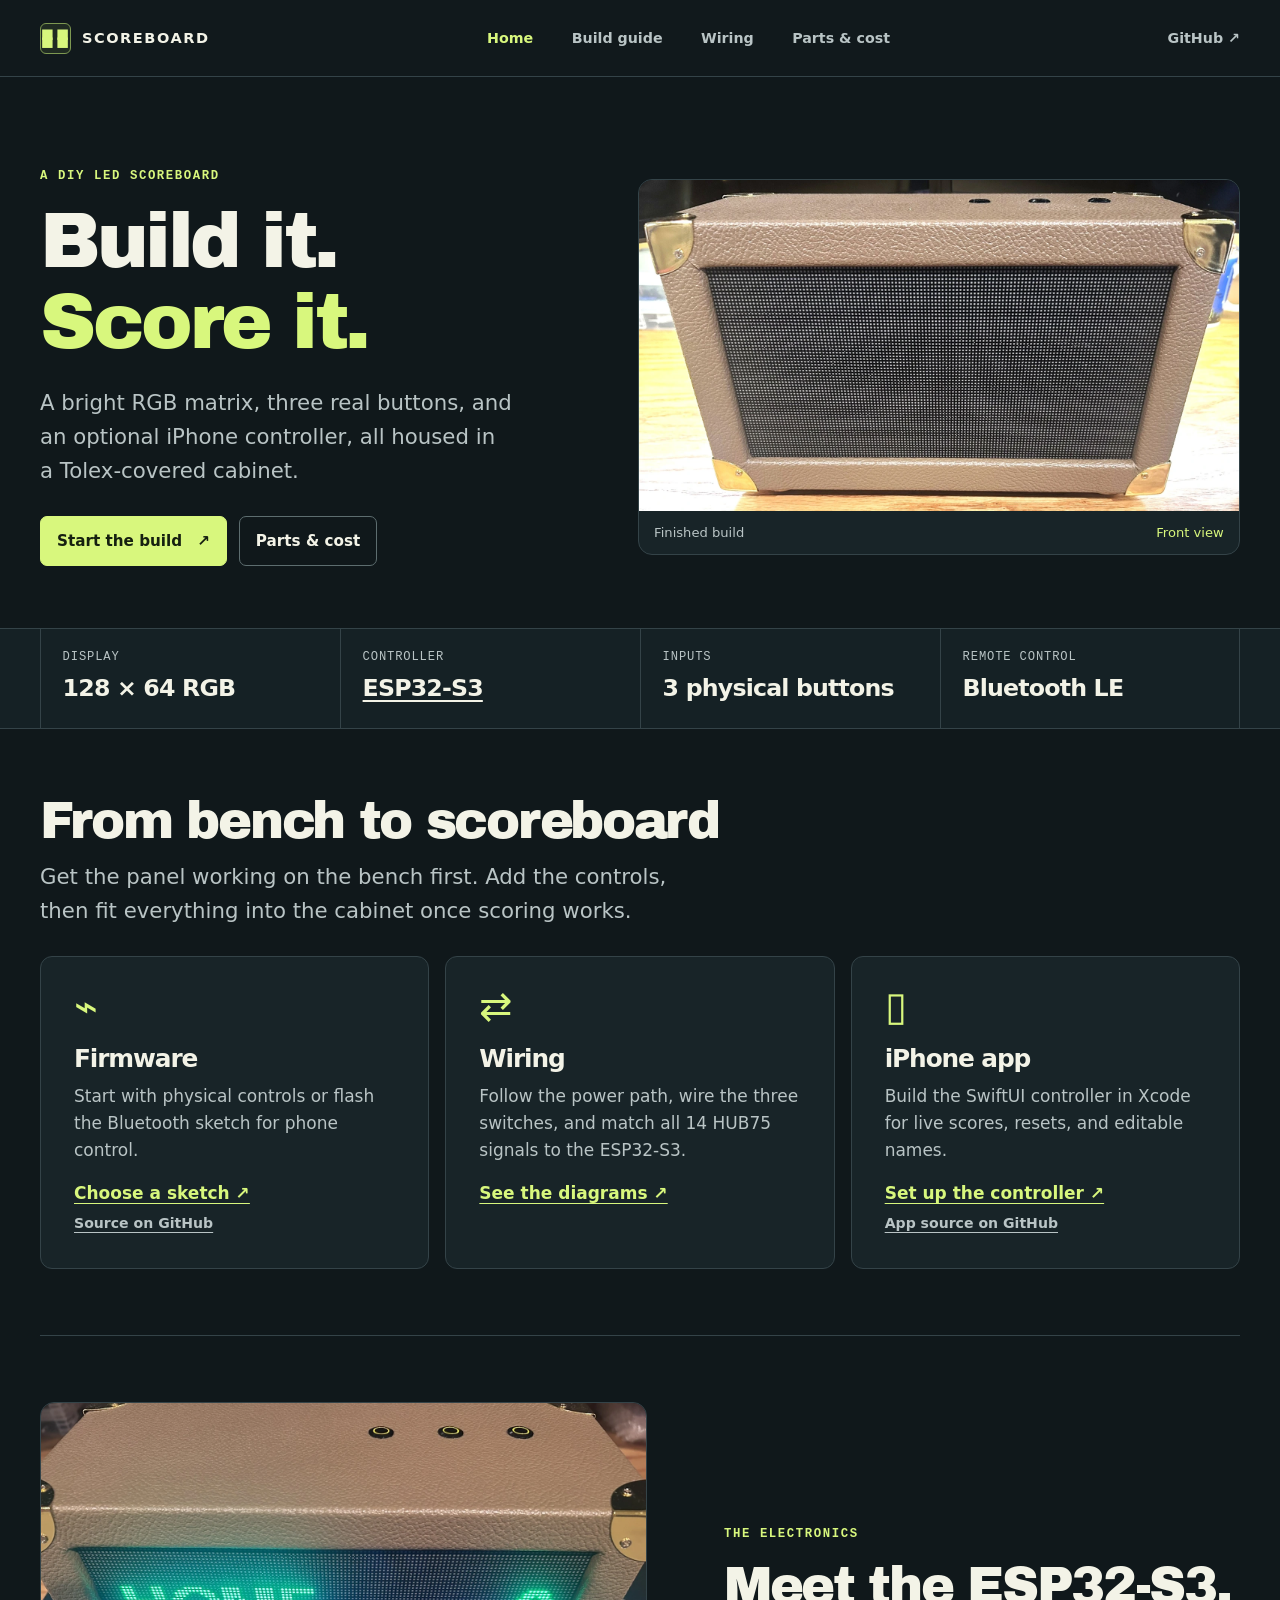
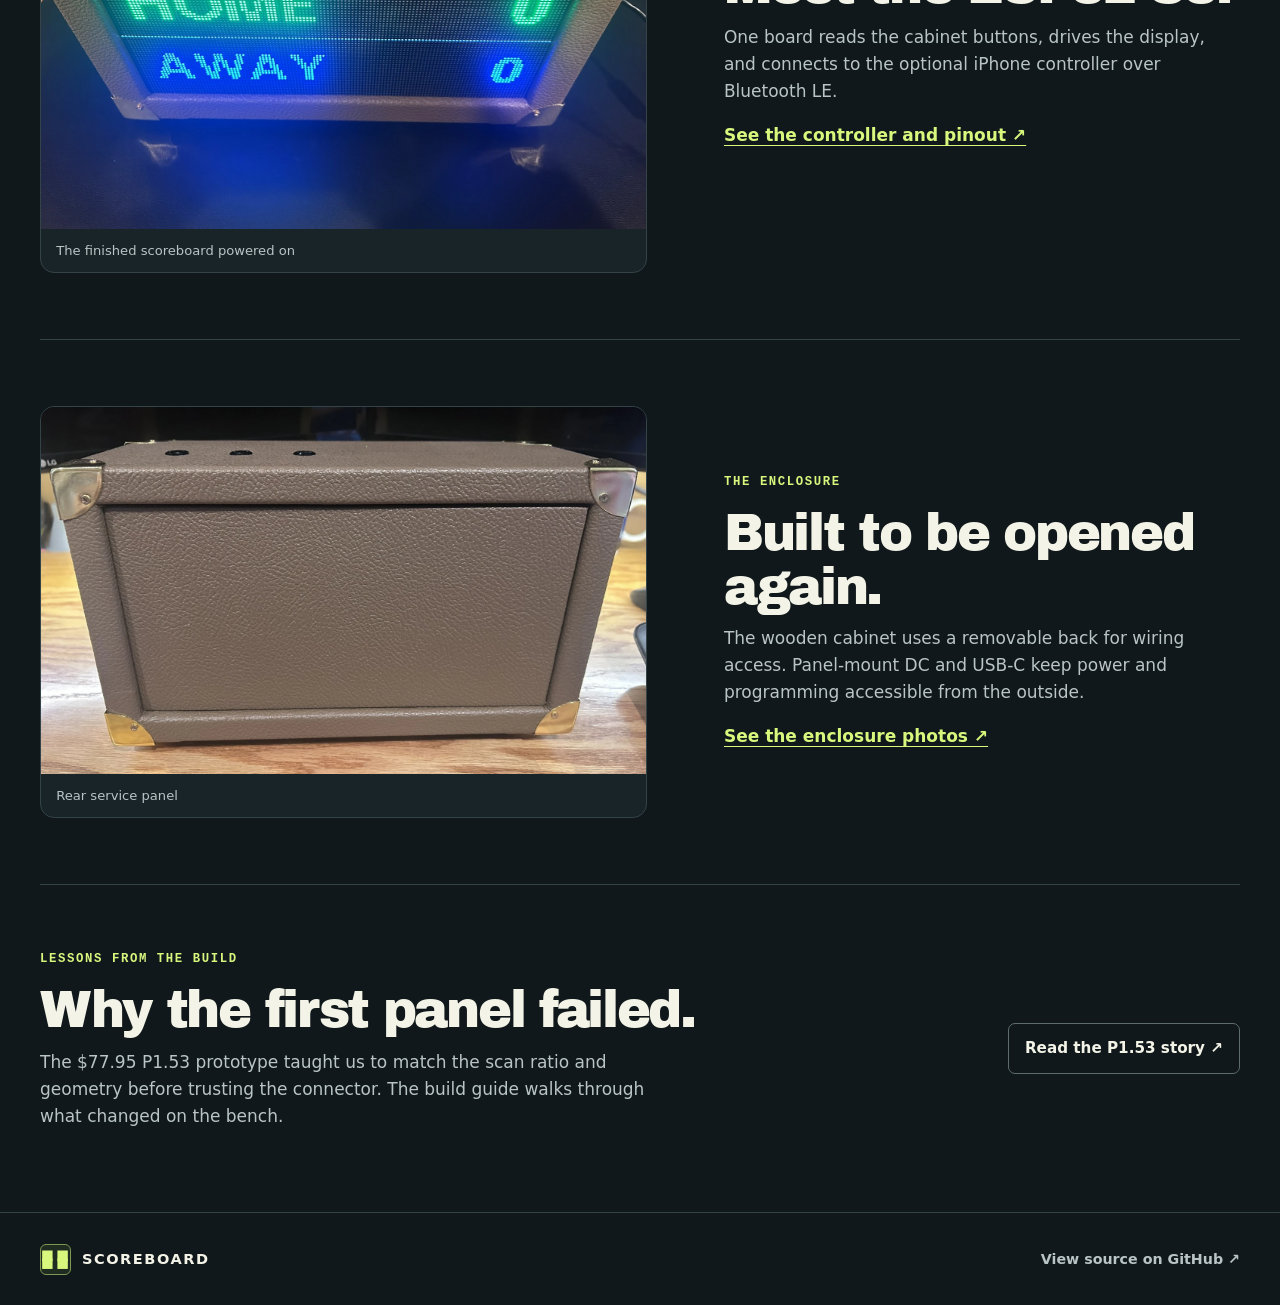
<file: index.html>
<!doctype html>
<html lang="en"><head><meta charset="utf-8"><meta name="viewport" content="width=device-width, initial-scale=1">
<title>A DIY LED scoreboard · Scoreboard</title><meta name="description" content="Build a Tolex-covered LED scoreboard with an ESP32-S3 and an optional Bluetooth iPhone controller.">
<link rel="canonical" href="https://scoreboard.digitalmf.net/">
<meta property="og:title" content="A DIY LED scoreboard · Scoreboard"><meta property="og:description" content="Build a Tolex-covered LED scoreboard with an ESP32-S3 and an optional Bluetooth iPhone controller."><meta property="og:image" content="https://scoreboard.digitalmf.net/site-assets/scoreboard-front.webp?v=b57e929">
<meta name="theme-color" content="#11191c"><link rel="icon" href="ios/ScoreboardController/ScoreboardController/Assets.xcassets/AppIcon.appiconset/AppIcon.png"><link rel="stylesheet" href="site-assets/site.css"></head><body>
<a class="skip" href="#content">Skip to content</a><header class="site-header"><div class="wrap header-inner">
<a class="brand" href="./"><span class="brand-mark" aria-hidden="true">▪▪<br>▪▪</span>SCOREBOARD</a><nav aria-label="Main navigation"><a href="./" aria-current="page">Home</a><a href="build.html">Build guide</a><a href="wiring.html">Wiring</a><a href="parts.html">Parts &amp; cost</a></nav>
<a class="source-link" href="https://github.com/mjf028/scoreboard-pages">GitHub <span aria-hidden="true">↗</span></a></div></header>
<main id="content">
<section class="wrap hero">
<div class="hero-copy"><p class="eyebrow">A DIY LED scoreboard</p><h1>Build it.<br><em>Score it.</em></h1>
<p class="lede">A bright RGB matrix, three real buttons, and an optional iPhone controller, all housed in a Tolex-covered cabinet.</p>
<div class="actions"><a class="button primary" href="build.html">Start the build <span aria-hidden="true">↗</span></a><a class="button" href="parts.html">Parts &amp; cost</a></div></div>
<figure class="hero-photo"><img src="site-assets/scoreboard-front.webp?v=b57e929" style="aspect-ratio:1983/1092" alt="Finished brown Tolex scoreboard with gold corner protectors and a dark LED matrix" fetchpriority="high"><figcaption>Finished build <span>Front view</span></figcaption></figure>
</section>
<div class="spec-band"><dl class="wrap specs"><div><dt>Display</dt><dd>128 × 64 RGB</dd></div><div><dt>Controller</dt><dd><a href="parts.html#esp32">ESP32-S3</a></dd></div><div><dt>Inputs</dt><dd>3 physical buttons</dd></div><div><dt>Remote control</dt><dd>Bluetooth LE</dd></div></dl></div>
<section class="wrap section"><h2>From bench to scoreboard</h2><p class="lede">Get the panel working on the bench first. Add the controls, then fit everything into the cabinet once scoring works.</p>
<div class="card-grid">
<article class="card"><span class="card-icon" aria-hidden="true">⌁</span><h3>Firmware</h3><p>Start with physical controls or flash the Bluetooth sketch for phone control.</p><a href="build.html#firmware">Choose a sketch ↗</a><a class="secondary-link" href="https://github.com/mjf028/scoreboard-pages/tree/main/firmware">Source on GitHub</a></article>
<article class="card"><span class="card-icon" aria-hidden="true">⇄</span><h3>Wiring</h3><p>Follow the power path, wire the three switches, and match all 14 HUB75 signals to the ESP32-S3.</p><a href="wiring.html">See the diagrams ↗</a></article>
<article class="card"><span class="card-icon" aria-hidden="true">▯</span><h3>iPhone app</h3><p>Build the SwiftUI controller in Xcode for live scores, resets, and editable names.</p><a href="build.html#iphone">Set up the controller ↗</a><a class="secondary-link" href="https://github.com/mjf028/scoreboard-pages/tree/main/ios/ScoreboardController">App source on GitHub</a></article>
</div></section>
<section class="wrap section feature"><figure class="detail-photo powered-photo"><img src="site-assets/scoreboard-powered.webp" alt="Powered-on Tolex-covered scoreboard with HOME in green and AWAY in blue" loading="lazy"><figcaption>The finished scoreboard powered on</figcaption></figure><div><p class="eyebrow">The electronics</p><h2>Meet the ESP32-S3.</h2><p>One board reads the cabinet buttons, drives the display, and connects to the optional iPhone controller over Bluetooth LE.</p><a class="text-link" href="parts.html#esp32">See the controller and pinout ↗</a></div></section>
<section class="wrap section feature"><figure class="detail-photo"><img src="site-assets/scoreboard-rear.webp" alt="Rear of the scoreboard showing the removable Tolex-covered service panel" loading="lazy"><figcaption>Rear service panel</figcaption></figure>
<div><p class="eyebrow">The enclosure</p><h2>Built to be opened again.</h2><p>The wooden cabinet uses a removable back for wiring access. Panel-mount DC and USB-C keep power and programming accessible from the outside.</p><a class="text-link" href="build.html#enclosure">See the enclosure photos ↗</a></div></section>
<section class="wrap section build-lesson"><div><p class="eyebrow">Lessons from the build</p><h2>Why the first panel failed.</h2><p>The $77.95 P1.53 prototype taught us to match the scan ratio and geometry before trusting the connector. The build guide walks through what changed on the bench.</p></div><a class="button" href="build.html#panel-history">Read the P1.53 story ↗</a></section></main>
<footer><div class="wrap foot"><a class="brand" href="./"><span class="brand-mark" aria-hidden="true">▪▪<br>▪▪</span>SCOREBOARD</a><a href="https://github.com/mjf028/scoreboard-pages">View source on GitHub ↗</a></div></footer>
<!-- Cloudflare Web Analytics --><script type='module' src='https://static.cloudflareinsights.com/beacon.min.js' data-cf-beacon='{"token": "d1feea019e6846b0bd269b7d768b5234"}'></script><!-- End Cloudflare Web Analytics -->
</body></html>
</file>
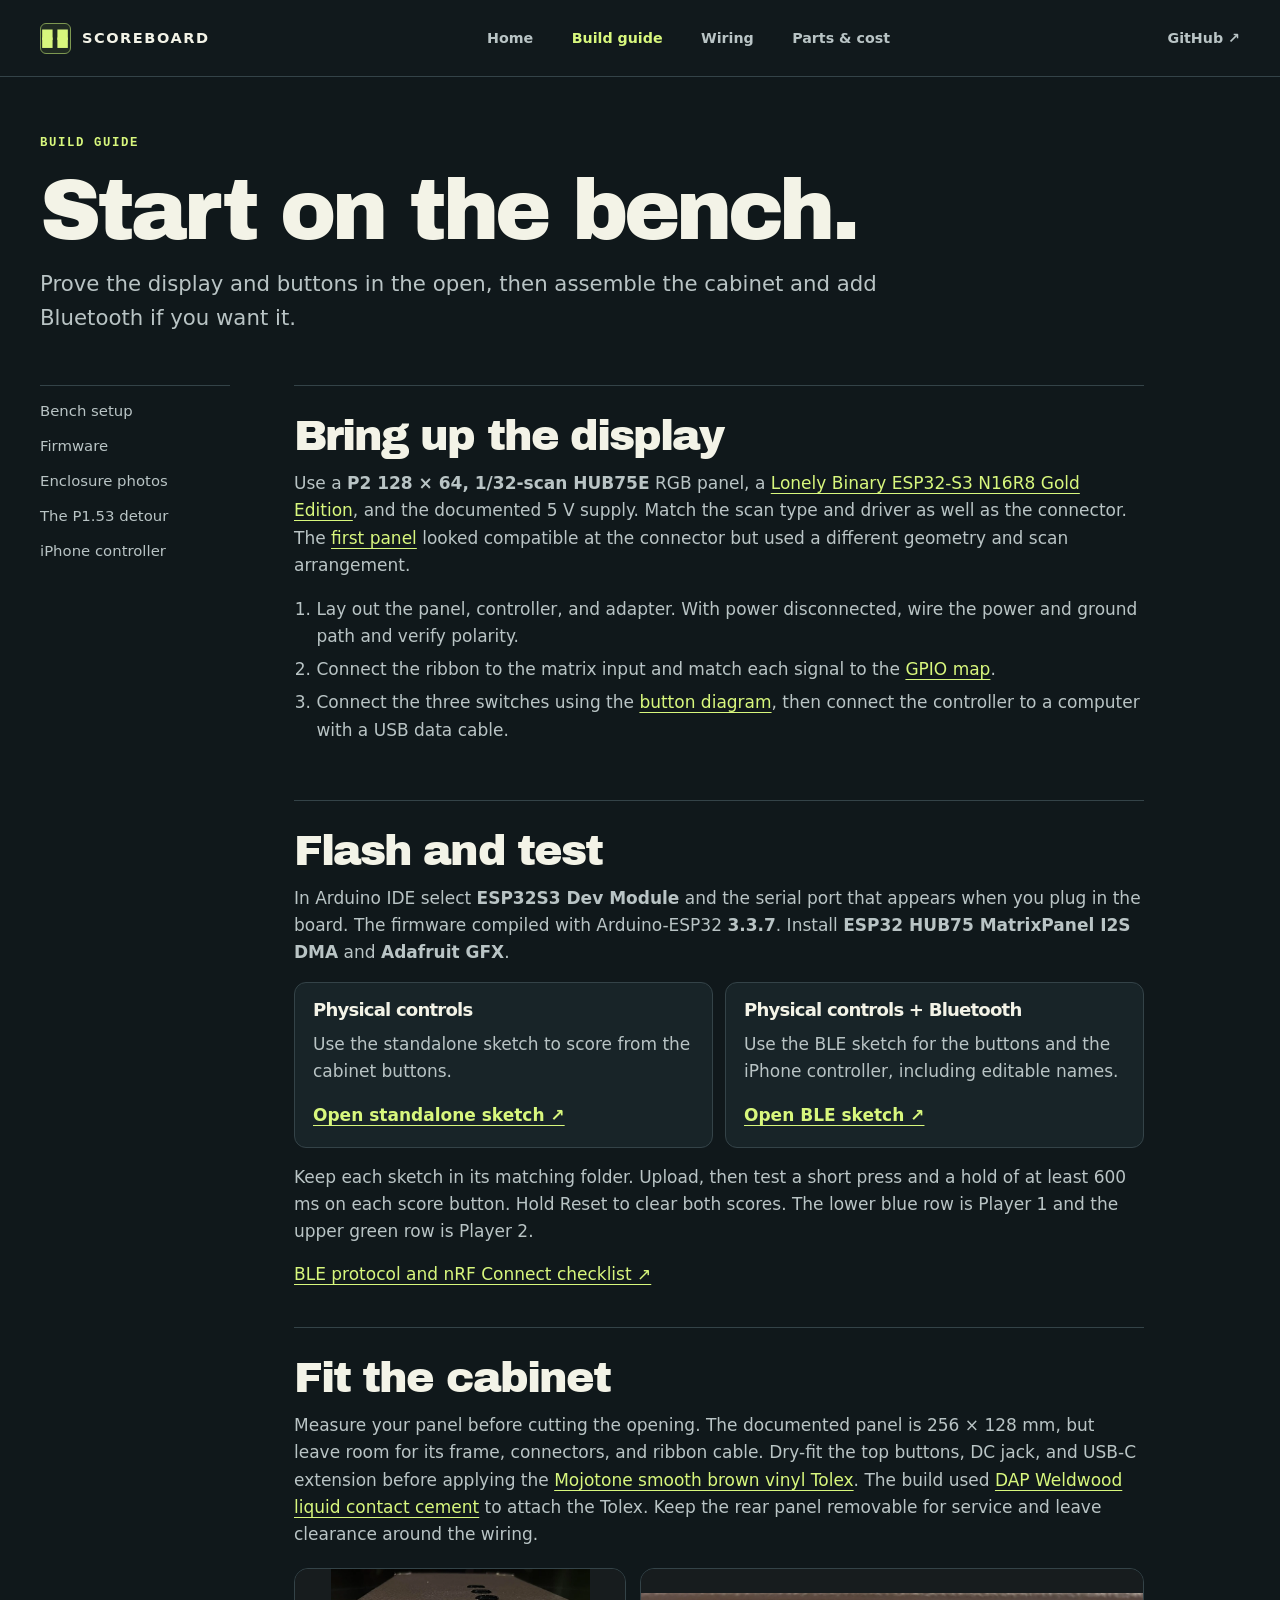
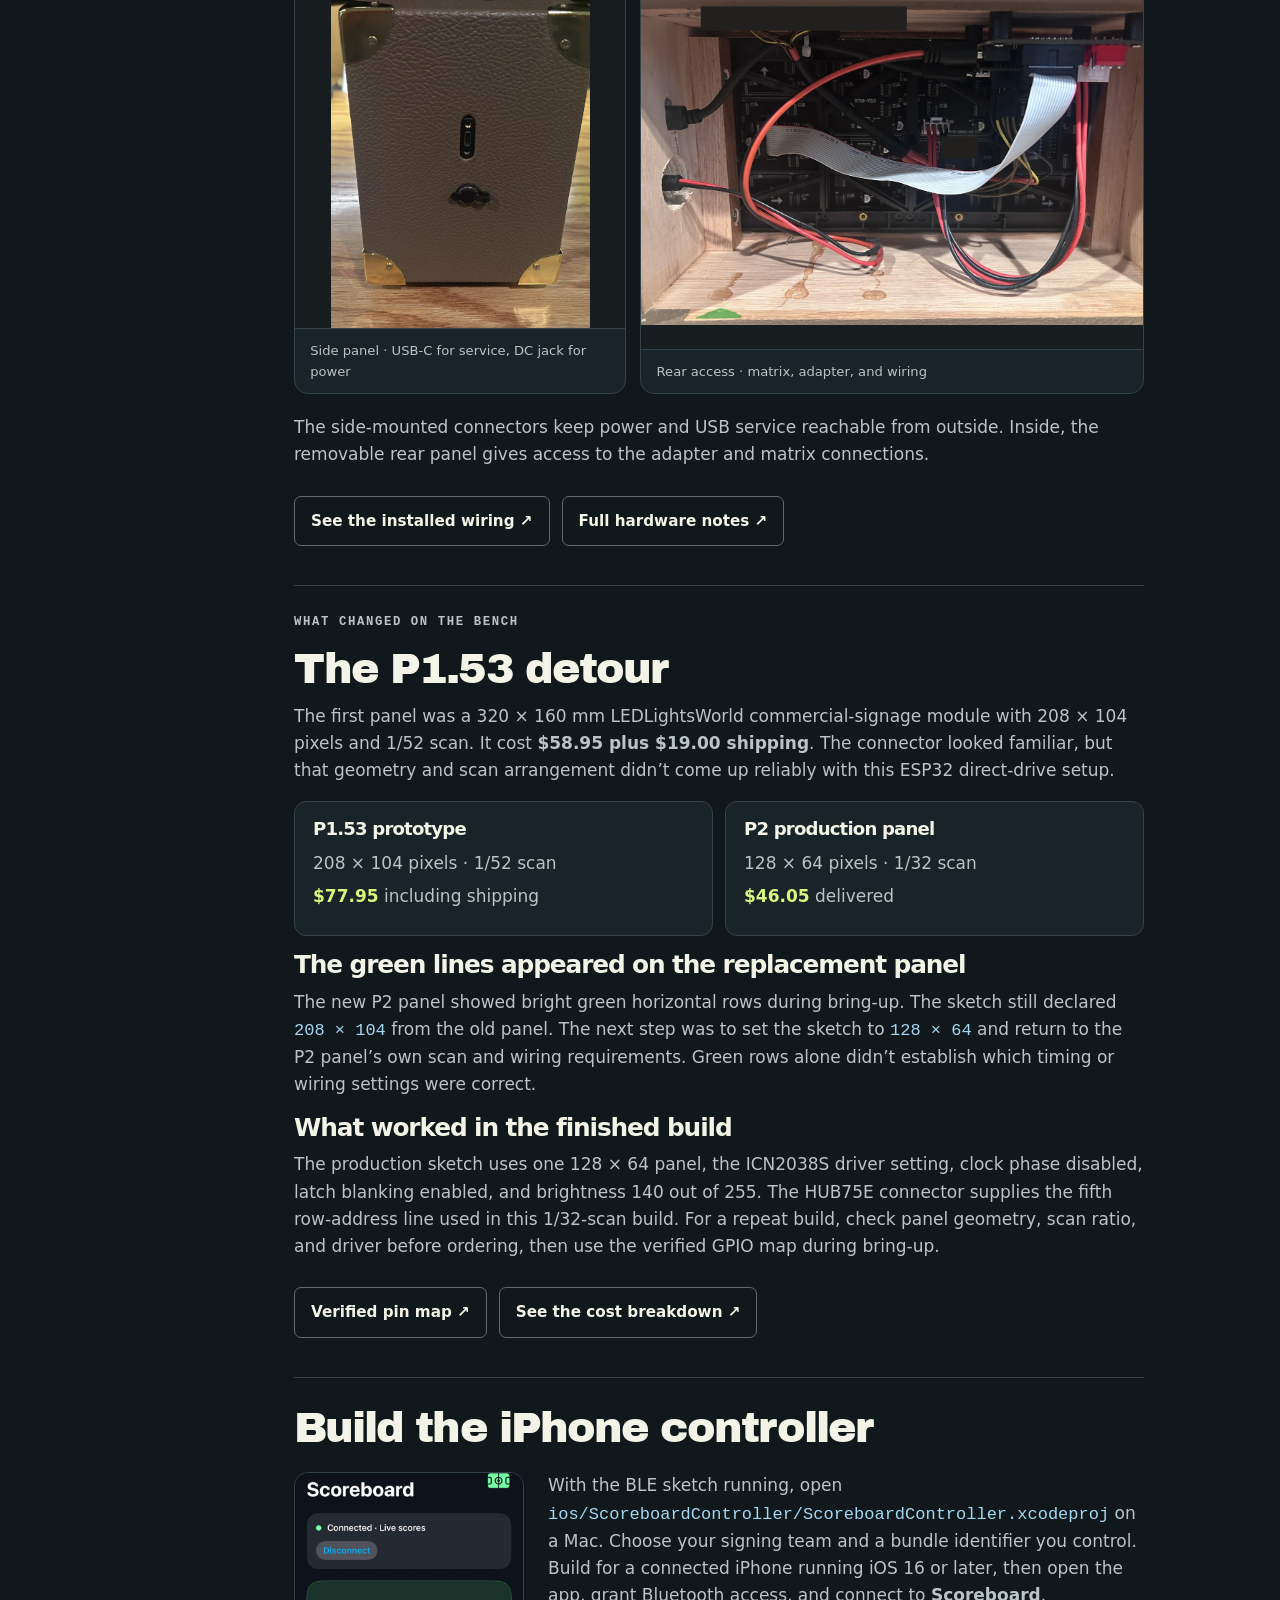
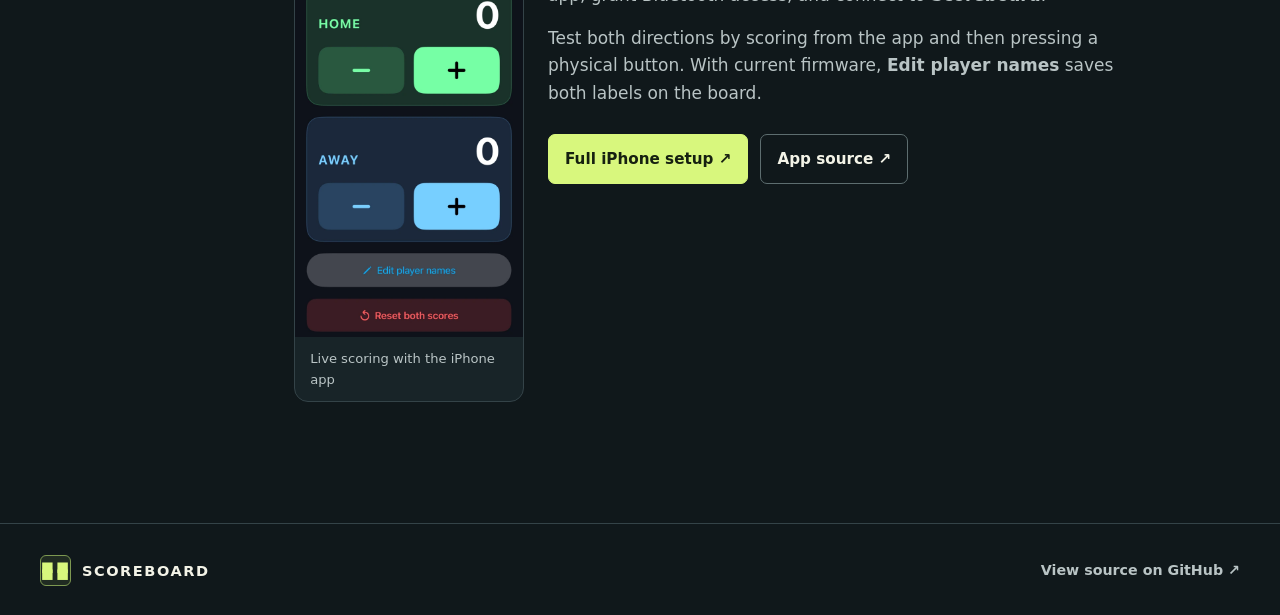
<file: build.html>
<!doctype html>
<html lang="en"><head><meta charset="utf-8"><meta name="viewport" content="width=device-width, initial-scale=1">
<title>Build guide · Scoreboard</title><meta name="description" content="Build, flash, and test the LED scoreboard, then set up the optional iPhone controller.">
<link rel="canonical" href="https://scoreboard.digitalmf.net/build.html">
<meta property="og:title" content="Build guide · Scoreboard"><meta property="og:description" content="Build, flash, and test the LED scoreboard, then set up the optional iPhone controller."><meta property="og:image" content="https://scoreboard.digitalmf.net/site-assets/scoreboard-front.webp">
<meta name="theme-color" content="#11191c"><link rel="icon" href="ios/ScoreboardController/ScoreboardController/Assets.xcassets/AppIcon.appiconset/AppIcon.png"><link rel="stylesheet" href="site-assets/site.css"></head><body>
<a class="skip" href="#content">Skip to content</a><header class="site-header"><div class="wrap header-inner">
<a class="brand" href="./"><span class="brand-mark" aria-hidden="true">▪▪<br>▪▪</span>SCOREBOARD</a><nav aria-label="Main navigation"><a href="./">Home</a><a href="build.html" aria-current="page">Build guide</a><a href="wiring.html">Wiring</a><a href="parts.html">Parts &amp; cost</a></nav>
<a class="source-link" href="https://github.com/mjf028/scoreboard-pages">GitHub <span aria-hidden="true">↗</span></a></div></header>
<main id="content"><section class="wrap intro"><p class="eyebrow">Build guide</p><h1>Start on the bench.</h1><p class="lede">Prove the display and buttons in the open, then assemble the cabinet and add Bluetooth if you want it.</p></section><div class="wrap guide-layout"><nav class="toc" aria-label="On this page"><a href="#panel">Bench setup</a><a href="#firmware">Firmware</a><a href="#enclosure">Enclosure photos</a><a href="#panel-history">The P1.53 detour</a><a href="#iphone">iPhone controller</a></nav><div class="guide-content">
<section id="panel" class="guide-section"><h2>Bring up the display</h2><p>Use a <strong>P2 128 × 64, 1/32-scan HUB75E</strong> RGB panel, a <a href="https://www.amazon.com/dp/B0FFLXM9KL">Lonely Binary ESP32-S3 N16R8 Gold Edition</a>, and the documented 5 V supply. Match the scan type and driver as well as the connector. The <a href="#panel-history">first panel</a> looked compatible at the connector but used a different geometry and scan arrangement.</p><ol><li>Lay out the panel, controller, and adapter. With power disconnected, wire the power and ground path and verify polarity.</li><li>Connect the ribbon to the matrix input and match each signal to the <a href="wiring.html#hub75">GPIO map</a>.</li><li>Connect the three switches using the <a href="wiring.html#buttons">button diagram</a>, then connect the controller to a computer with a USB data cable.</li></ol></section>
<section id="firmware" class="guide-section"><h2>Flash and test</h2><p>In Arduino IDE select <strong>ESP32S3 Dev Module</strong> and the serial port that appears when you plug in the board. The firmware compiled with Arduino-ESP32 <strong>3.3.7</strong>. Install <strong>ESP32 HUB75 MatrixPanel I2S DMA</strong> and <strong>Adafruit GFX</strong>.</p>
<div class="choice"><div><h3>Physical controls</h3><p>Use the standalone sketch to score from the cabinet buttons.</p><a href="https://github.com/mjf028/scoreboard-pages/blob/main/firmware/scoreboard/scoreboard.ino">Open standalone sketch ↗</a></div><div><h3>Physical controls + Bluetooth</h3><p>Use the BLE sketch for the buttons and the iPhone controller, including editable names.</p><a href="https://github.com/mjf028/scoreboard-pages/blob/main/firmware/scoreboard_ble/scoreboard_ble.ino">Open BLE sketch ↗</a></div></div>
<p>Keep each sketch in its matching folder. Upload, then test a short press and a hold of at least 600 ms on each score button. Hold Reset to clear both scores. The lower blue row is Player 1 and the upper green row is Player 2.</p><a href="https://github.com/mjf028/scoreboard-pages/blob/main/docs/BLE-FIRMWARE-AND-NRF-CONNECT.md">BLE protocol and nRF Connect checklist ↗</a></section>
<section id="enclosure" class="guide-section"><h2>Fit the cabinet</h2><p>Measure your panel before cutting the opening. The documented panel is 256 × 128 mm, but leave room for its frame, connectors, and ribbon cable. Dry-fit the top buttons, DC jack, and USB-C extension before applying the <a href="https://mojotone.com/products/fender-style-smooth-brown-vinyl-tolex-54-width?variant=41689733595232">Mojotone smooth brown vinyl Tolex</a>. The build used <a href="parts.html#part-11">DAP Weldwood liquid contact cement</a> to attach the Tolex. Keep the rear panel removable for service and leave clearance around the wiring.</p><div class="build-gallery"><figure class="detail-photo build-photo side-ports"><a href="site-assets/cabinet-side-ports.webp"><img src="site-assets/cabinet-side-ports.webp" alt="Side of the Tolex-covered cabinet with the USB-C service port above the DC power jack" loading="lazy"></a><figcaption>Side panel · USB-C for service, DC jack for power</figcaption></figure><figure class="detail-photo build-photo "><a href="site-assets/cabinet-open.webp"><img src="site-assets/cabinet-open.webp" alt="Open scoreboard cabinet showing the LED matrix, adapter, ribbon cable, and wire routing" loading="lazy"></a><figcaption>Rear access · matrix, adapter, and wiring</figcaption></figure></div><p>The side-mounted connectors keep power and USB service reachable from outside. Inside, the removable rear panel gives access to the adapter and matrix connections.</p><div class="actions"><a class="button" href="wiring.html#inside">See the installed wiring ↗</a><a class="button" href="https://github.com/mjf028/scoreboard-pages/blob/main/docs/hardware.md">Full hardware notes ↗</a></div></section>
<section id="panel-history" class="guide-section"><p class="eyebrow">What changed on the bench</p><h2>The P1.53 detour</h2>
<p>The first panel was a 320 × 160 mm LEDLightsWorld commercial-signage module with 208 × 104 pixels and 1/52 scan. It cost <strong>$58.95 plus $19.00 shipping</strong>. The connector looked familiar, but that geometry and scan arrangement didn’t come up reliably with this ESP32 direct-drive setup.</p>
<div class="choice panel-compare"><div><h3>P1.53 prototype</h3><p>208 × 104 pixels · 1/52 scan</p><p><strong>$77.95</strong> including shipping</p></div><div><h3>P2 production panel</h3><p>128 × 64 pixels · 1/32 scan</p><p><strong>$46.05</strong> delivered</p></div></div>
<h3>The green lines appeared on the replacement panel</h3><p>The new P2 panel showed bright green horizontal rows during bring-up. The sketch still declared <code>208 × 104</code> from the old panel. The next step was to set the sketch to <code>128 × 64</code> and return to the P2 panel’s own scan and wiring requirements. Green rows alone didn’t establish which timing or wiring settings were correct.</p>
<h3>What worked in the finished build</h3><p>The production sketch uses one 128 × 64 panel, the ICN2038S driver setting, clock phase disabled, latch blanking enabled, and brightness 140 out of 255. The HUB75E connector supplies the fifth row-address line used in this 1/32-scan build. For a repeat build, check panel geometry, scan ratio, and driver before ordering, then use the verified GPIO map during bring-up.</p>
<div class="actions"><a class="button" href="wiring.html#hub75">Verified pin map ↗</a><a class="button" href="parts.html">See the cost breakdown ↗</a></div></section>
<section id="iphone" class="guide-section"><h2>Build the iPhone controller</h2><div class="iphone-feature"><figure class="detail-photo"><img src="site-assets/iphone-live-scores.webp" alt="Scoreboard iPhone app connected over Bluetooth, showing HOME and AWAY score controls" loading="lazy"><figcaption>Live scoring with the iPhone app</figcaption></figure><div><p>With the BLE sketch running, open <code>ios/ScoreboardController/ScoreboardController.xcodeproj</code> on a Mac. Choose your signing team and a bundle identifier you control. Build for a connected iPhone running iOS 16 or later, then open the app, grant Bluetooth access, and connect to <strong>Scoreboard</strong>.</p><p>Test both directions by scoring from the app and then pressing a physical button. With current firmware, <strong>Edit player names</strong> saves both labels on the board.</p><div class="actions"><a class="button primary" href="https://github.com/mjf028/scoreboard-pages/blob/main/ios/ScoreboardController/START-HERE.md">Full iPhone setup ↗</a><a class="button" href="https://github.com/mjf028/scoreboard-pages/tree/main/ios/ScoreboardController">App source ↗</a></div></div></div></section></div></div></main>
<footer><div class="wrap foot"><a class="brand" href="./"><span class="brand-mark" aria-hidden="true">▪▪<br>▪▪</span>SCOREBOARD</a><a href="https://github.com/mjf028/scoreboard-pages">View source on GitHub ↗</a></div></footer>
<!-- Cloudflare Web Analytics --><script type='module' src='https://static.cloudflareinsights.com/beacon.min.js' data-cf-beacon='{"token": "d1feea019e6846b0bd269b7d768b5234"}'></script><!-- End Cloudflare Web Analytics -->
</body></html>
</file>
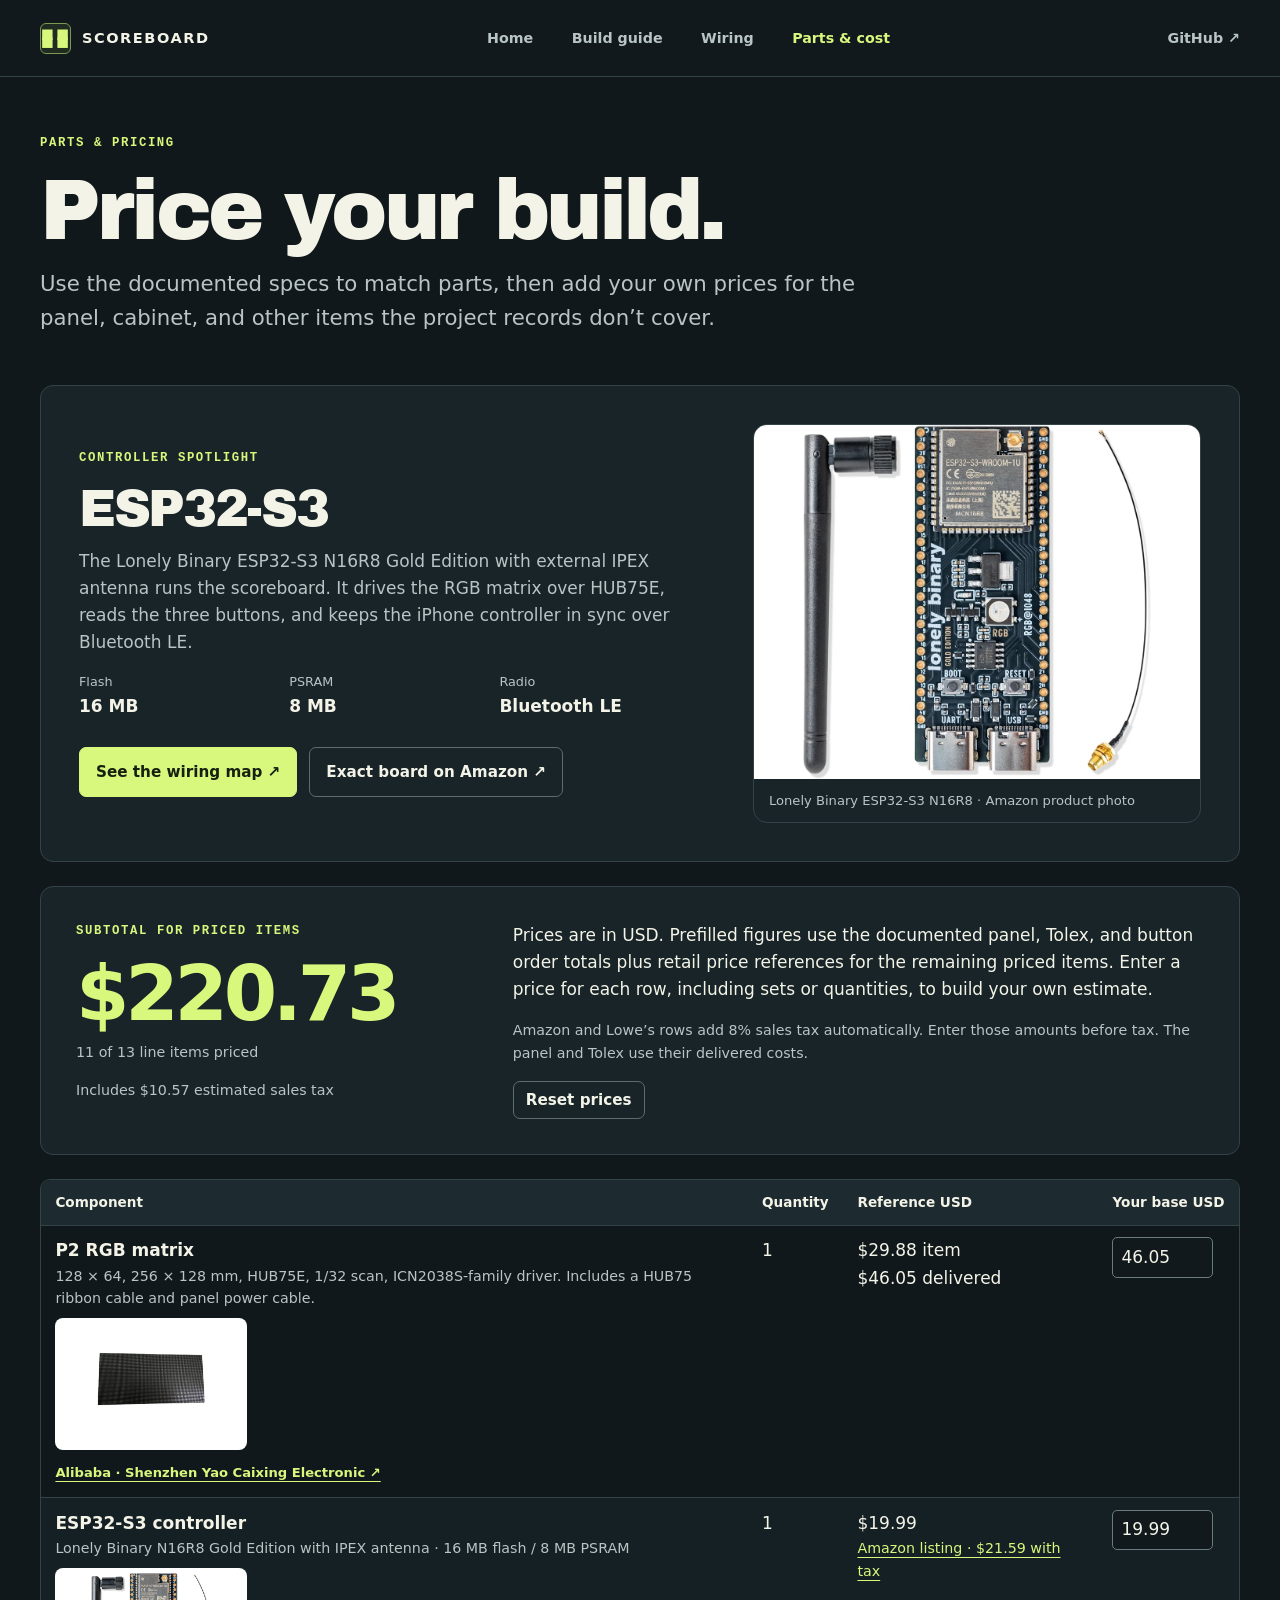
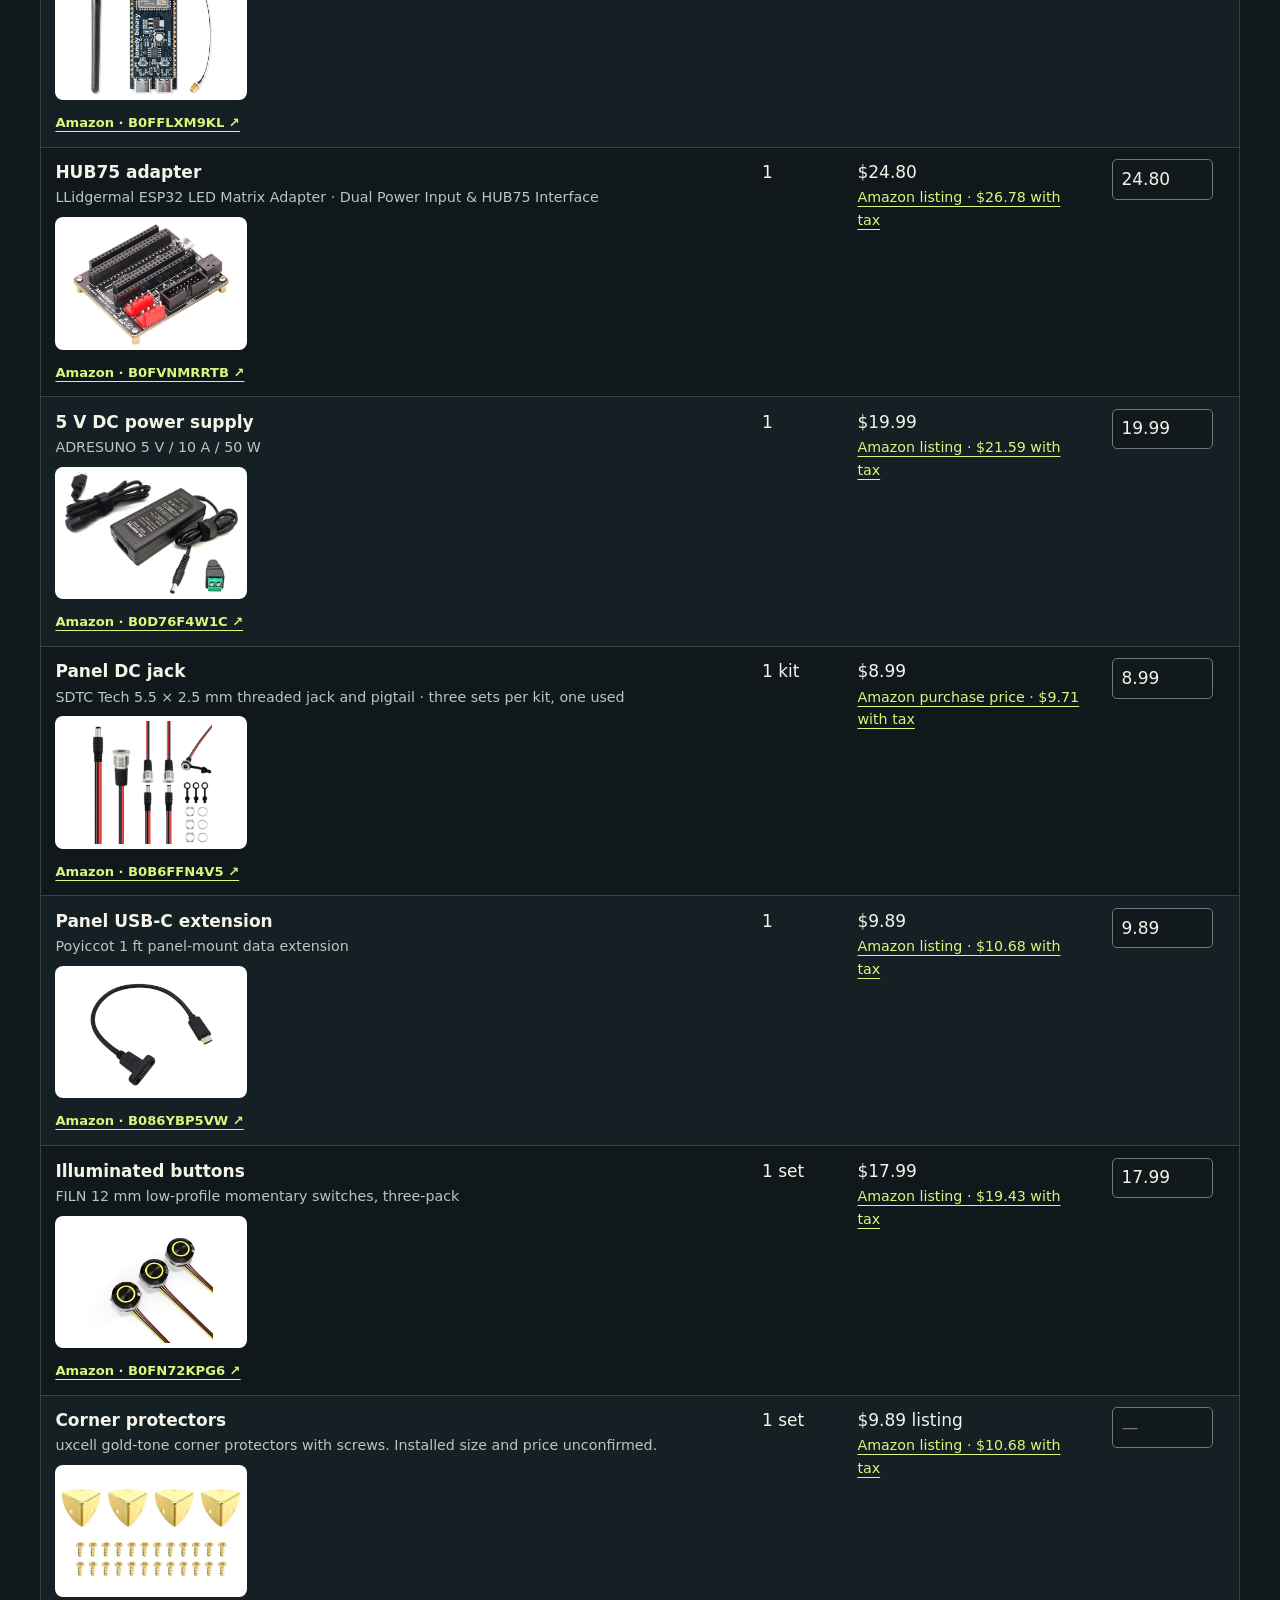
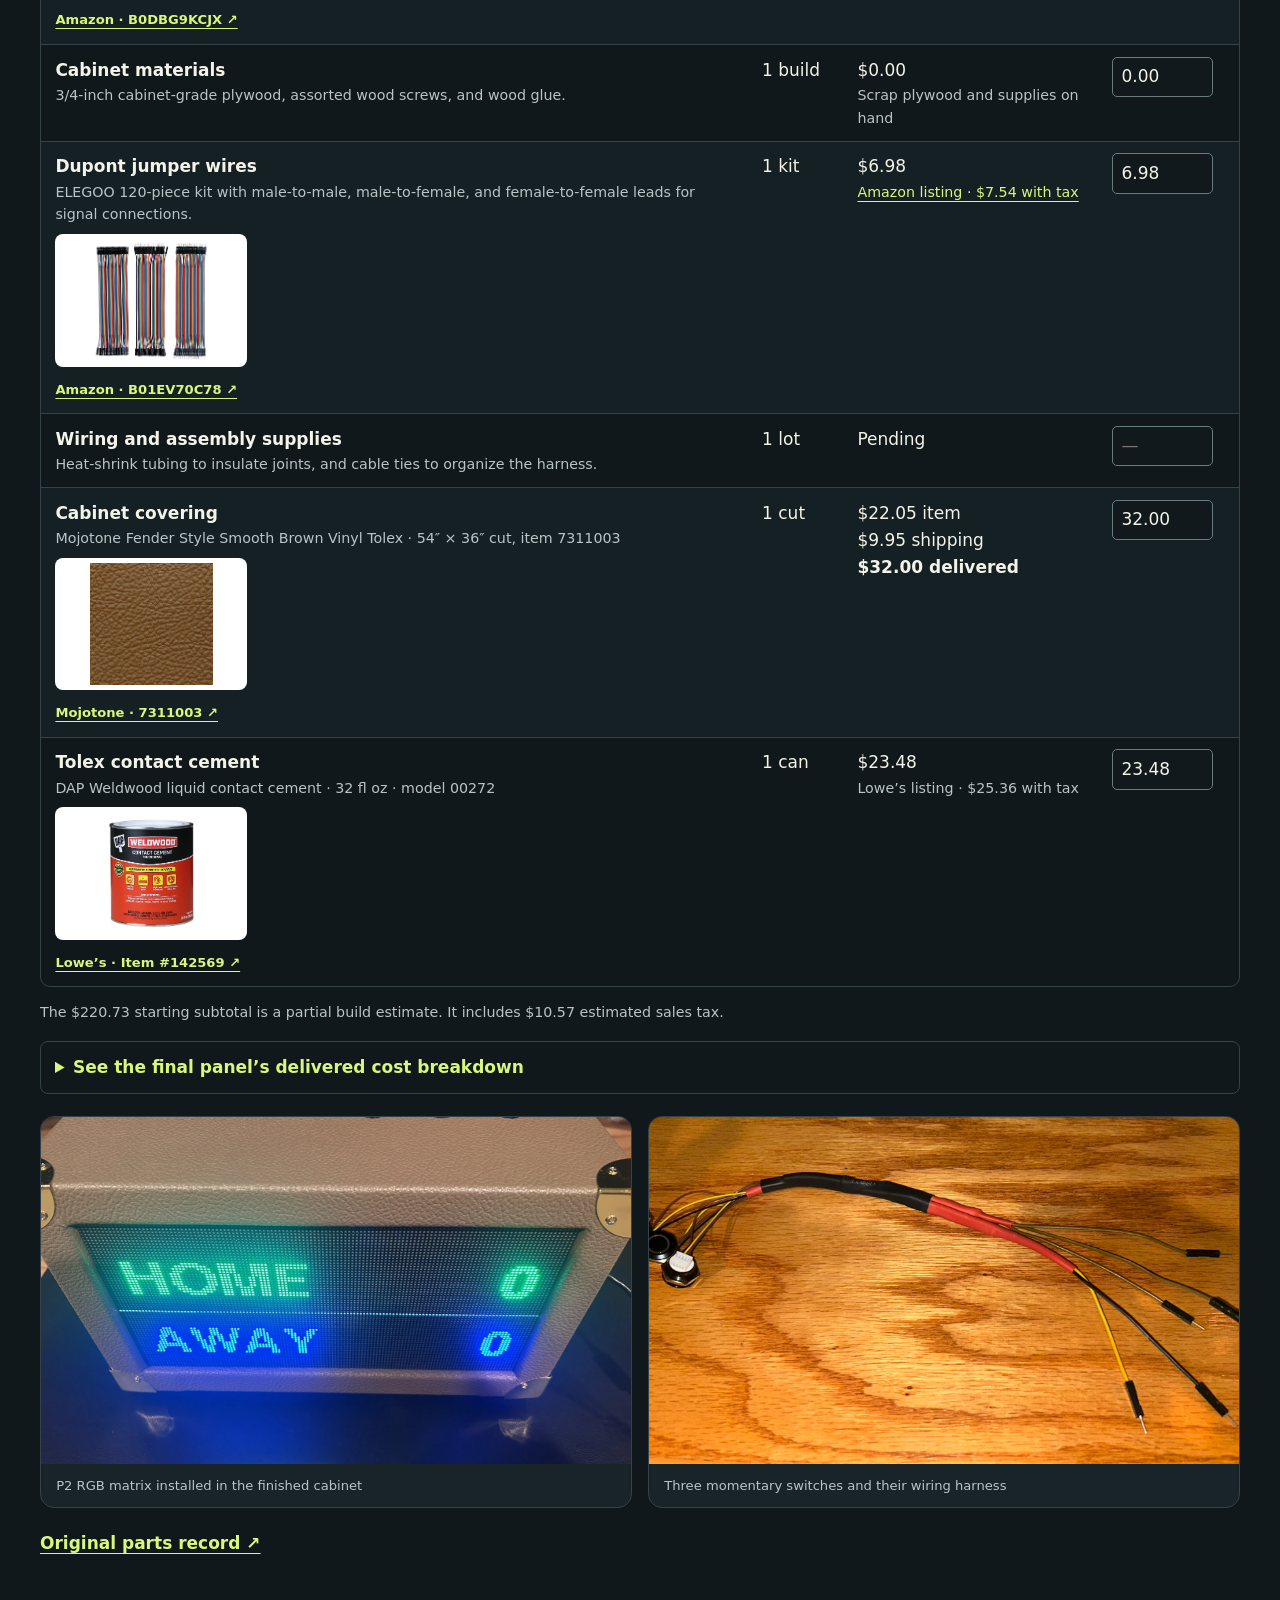
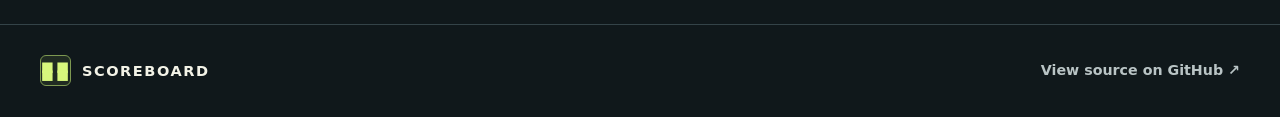
<file: parts.html>
<!doctype html>
<html lang="en"><head><meta charset="utf-8"><meta name="viewport" content="width=device-width, initial-scale=1">
<title>Parts and pricing · Scoreboard</title><meta name="description" content="A documented parts list and editable budget for the ESP32-S3 LED scoreboard.">
<link rel="canonical" href="https://scoreboard.digitalmf.net/parts.html">
<meta property="og:title" content="Parts and pricing · Scoreboard"><meta property="og:description" content="A documented parts list and editable budget for the ESP32-S3 LED scoreboard."><meta property="og:image" content="https://scoreboard.digitalmf.net/site-assets/scoreboard-front.webp">
<meta name="theme-color" content="#11191c"><link rel="icon" href="ios/ScoreboardController/ScoreboardController/Assets.xcassets/AppIcon.appiconset/AppIcon.png"><link rel="stylesheet" href="site-assets/site.css"></head><body>
<a class="skip" href="#content">Skip to content</a><header class="site-header"><div class="wrap header-inner">
<a class="brand" href="./"><span class="brand-mark" aria-hidden="true">▪▪<br>▪▪</span>SCOREBOARD</a><nav aria-label="Main navigation"><a href="./">Home</a><a href="build.html">Build guide</a><a href="wiring.html">Wiring</a><a href="parts.html" aria-current="page">Parts &amp; cost</a></nav>
<a class="source-link" href="https://github.com/mjf028/scoreboard-pages">GitHub <span aria-hidden="true">↗</span></a></div></header>
<main id="content"><section class="wrap intro"><p class="eyebrow">Parts &amp; pricing</p><h1>Price your build.</h1><p class="lede">Use the documented specs to match parts, then add your own prices for the panel, cabinet, and other items the project records don’t cover.</p></section>
<section class="wrap section parts-section">
<article class="board-feature" id="esp32">
<div><p class="eyebrow">Controller spotlight</p><h2>ESP32-S3</h2><p>The Lonely Binary ESP32-S3 N16R8 Gold Edition with external IPEX antenna runs the scoreboard. It drives the RGB matrix over HUB75E, reads the three buttons, and keeps the iPhone controller in sync over Bluetooth LE.</p>
<dl class="board-specs"><div><dt>Flash</dt><dd>16 MB</dd></div><div><dt>PSRAM</dt><dd>8 MB</dd></div><div><dt>Radio</dt><dd>Bluetooth LE</dd></div></dl>
<div class="actions"><a class="button primary" href="wiring.html#hub75">See the wiring map ↗</a><a class="button" href="https://www.amazon.com/dp/B0FFLXM9KL">Exact board on Amazon ↗</a></div></div>
<figure class="detail-photo"><a href="site-assets/lonely-binary-esp32-s3.webp"><img src="site-assets/lonely-binary-esp32-s3.webp" alt="Lonely Binary ESP32-S3 Gold Edition board and external antenna from the Amazon listing"></a><figcaption>Lonely Binary ESP32-S3 N16R8 · Amazon product photo</figcaption></figure></article>
<div class="budget"><div><p class="eyebrow">Subtotal for priced items</p><p class="budget-total" id="budget-total" aria-live="polite">$220.73</p><p id="budget-detail">11 of 13 line items priced</p><p class="small" id="budget-tax">Includes $10.57 estimated sales tax</p></div><div><p>Prices are in USD. Prefilled figures use the documented panel, Tolex, and button order totals plus retail price references for the remaining priced items. Enter a price for each row, including sets or quantities, to build your own estimate.</p><p class="small">Amazon and Lowe’s rows add 8% sales tax automatically. Enter those amounts before tax. The panel and Tolex use their delivered costs.</p><button class="button" type="reset" form="budget-form">Reset prices</button></div></div>
<form id="budget-form" action="parts.html"><div class="table-wrap"><table class="parts-table"><thead><tr><th scope="col">Component</th><th scope="col">Quantity</th><th scope="col">Reference USD</th><th scope="col">Your base USD</th></tr></thead><tbody><tr><th scope="row">P2 RGB matrix<small>128 × 64, 256 × 128 mm, HUB75E, 1/32 scan, ICN2038S-family driver. Includes a HUB75 ribbon cable and panel power cable.</small><a class="part-photo" href="site-assets/alibaba-p2-led-panel.jpg"><img src="site-assets/alibaba-p2-led-panel.jpg" width="960" height="960" alt="Front of the P2 RGB LED matrix panel shown on the Alibaba listing" loading="lazy"></a><a href="https://www.alibaba.com/product-detail/Indoor-Rgb-P2-Smd-Led-matrix_60808558245.html">Alibaba · Shenzhen Yao Caixing Electronic ↗</a></th><td>1</td><td>$29.88 item<br>$46.05 delivered</td><td><label class="sr-only" for="part-0">Your line cost for P2 RGB matrix</label><input id="part-0" name="part-0" type="number" min="0" step="0.01" inputmode="decimal" value="46.05" placeholder="—"></td></tr><tr><th scope="row">ESP32-S3 controller<small>Lonely Binary N16R8 Gold Edition with IPEX antenna · 16 MB flash / 8 MB PSRAM</small><a class="part-photo" href="site-assets/lonely-binary-esp32-s3.webp"><img src="site-assets/lonely-binary-esp32-s3.webp" alt="Lonely Binary ESP32-S3 Gold Edition development board and antenna" loading="lazy"></a><a href="https://www.amazon.com/dp/B0FFLXM9KL">Amazon · B0FFLXM9KL ↗</a></th><td>1</td><td>$19.99<small><a href="https://www.amazon.com/dp/B0FFLXM9KL">Amazon listing · $21.59 with tax</a></small></td><td><label class="sr-only" for="part-1">Your line cost for ESP32-S3 controller</label><input data-sales-tax id="part-1" name="part-1" type="number" min="0" step="0.01" inputmode="decimal" value="19.99" placeholder="—"></td></tr><tr><th scope="row">HUB75 adapter<small>LLidgermal ESP32 LED Matrix Adapter · Dual Power Input &amp; HUB75 Interface</small><a class="part-photo" href="site-assets/llidgermal-hub75-adapter.webp"><img src="site-assets/llidgermal-hub75-adapter.webp" alt="LLidgermal HUB75 adapter with ESP32 headers and red power connectors" loading="lazy"></a><a href="https://www.amazon.com/dp/B0FVNMRRTB">Amazon · B0FVNMRRTB ↗</a></th><td>1</td><td>$24.80<small><a href="https://www.amazon.com/dp/B0FVNMRRTB">Amazon listing · $26.78 with tax</a></small></td><td><label class="sr-only" for="part-2">Your line cost for HUB75 adapter</label><input data-sales-tax id="part-2" name="part-2" type="number" min="0" step="0.01" inputmode="decimal" value="24.80" placeholder="—"></td></tr><tr><th scope="row">5 V DC power supply<small>ADRESUNO 5 V / 10 A / 50 W</small><a class="part-photo" href="site-assets/adresuno-5v-power-supply.webp"><img src="site-assets/adresuno-5v-power-supply.webp" alt="ADRESUNO 5 V power brick, AC cord, and barrel connector" loading="lazy"></a><a href="https://www.amazon.com/dp/B0D76F4W1C">Amazon · B0D76F4W1C ↗</a></th><td>1</td><td>$19.99<small><a href="https://www.amazon.com/dp/B0D76F4W1C">Amazon listing · $21.59 with tax</a></small></td><td><label class="sr-only" for="part-3">Your line cost for 5 V DC power supply</label><input data-sales-tax id="part-3" name="part-3" type="number" min="0" step="0.01" inputmode="decimal" value="19.99" placeholder="—"></td></tr><tr><th scope="row">Panel DC jack<small>SDTC Tech 5.5 × 2.5 mm threaded jack and pigtail · three sets per kit, one used</small><a class="part-photo" href="site-assets/sdtc-dc-jack-kit.webp"><img src="site-assets/sdtc-dc-jack-kit.webp" alt="SDTC Tech threaded DC sockets, barrel pigtails, dust caps, and mounting hardware" loading="lazy"></a><a href="https://www.amazon.com/dp/B0B6FFN4V5">Amazon · B0B6FFN4V5 ↗</a></th><td>1 kit</td><td>$8.99<small><a href="https://www.amazon.com/dp/B0B6FFN4V5">Amazon purchase price · $9.71 with tax</a></small></td><td><label class="sr-only" for="part-4">Your line cost for Panel DC jack</label><input data-sales-tax id="part-4" name="part-4" type="number" min="0" step="0.01" inputmode="decimal" value="8.99" placeholder="—"></td></tr><tr><th scope="row">Panel USB-C extension<small>Poyiccot 1 ft panel-mount data extension</small><a class="part-photo" href="site-assets/poyiccot-panel-usbc.webp"><img src="site-assets/poyiccot-panel-usbc.webp" alt="Poyiccot USB-C cable with a screw-mount female socket and a male plug" loading="lazy"></a><a href="https://www.amazon.com/dp/B086YBP5VW">Amazon · B086YBP5VW ↗</a></th><td>1</td><td>$9.89<small><a href="https://www.amazon.com/dp/B086YBP5VW">Amazon listing · $10.68 with tax</a></small></td><td><label class="sr-only" for="part-5">Your line cost for Panel USB-C extension</label><input data-sales-tax id="part-5" name="part-5" type="number" min="0" step="0.01" inputmode="decimal" value="9.89" placeholder="—"></td></tr><tr><th scope="row">Illuminated buttons<small>FILN 12 mm low-profile momentary switches, three-pack</small><a class="part-photo" href="site-assets/filn-momentary-buttons.webp"><img src="site-assets/filn-momentary-buttons.webp" alt="FILN 12 mm momentary push-button switch set" loading="lazy"></a><a href="https://www.amazon.com/dp/B0FN72KPG6">Amazon · B0FN72KPG6 ↗</a></th><td>1 set</td><td>$17.99<small><a href="https://www.amazon.com/dp/B0FN72KPG6?th=1">Amazon listing · $19.43 with tax</a></small></td><td><label class="sr-only" for="part-6">Your line cost for Illuminated buttons</label><input data-sales-tax id="part-6" name="part-6" type="number" min="0" step="0.01" inputmode="decimal" value="17.99" placeholder="—"></td></tr><tr><th scope="row">Corner protectors<small>uxcell gold-tone corner protectors with screws. Installed size and price unconfirmed.</small><a class="part-photo" href="site-assets/uxcell-corner-protectors.webp"><img src="site-assets/uxcell-corner-protectors.webp" alt="Gold-tone uxcell corner covers and mounting screws from the listing" loading="lazy"></a><a href="https://www.amazon.com/dp/B0DBG9KCJX">Amazon · B0DBG9KCJX ↗</a></th><td>1 set</td><td>$9.89 listing<br><small><a href="https://www.amazon.com/dp/B0DBG9KCJX">Amazon listing · $10.68 with tax</a></small></td><td><label class="sr-only" for="part-7">Your line cost for Corner protectors</label><input data-sales-tax id="part-7" name="part-7" type="number" min="0" step="0.01" inputmode="decimal" placeholder="—"></td></tr><tr><th scope="row">Cabinet materials<small>3/4-inch cabinet-grade plywood, assorted wood screws, and wood glue.</small></th><td>1 build</td><td>$0.00<small>Scrap plywood and supplies on hand</small></td><td><label class="sr-only" for="part-8">Your line cost for cabinet materials</label><input id="part-8" name="part-8" type="number" min="0" step="0.01" inputmode="decimal" value="0.00"></td></tr><tr><th scope="row">Dupont jumper wires<small>ELEGOO 120-piece kit with male-to-male, male-to-female, and female-to-female leads for signal connections.</small><a class="part-photo" href="site-assets/elegoo-dupont-jumper-wires.jpg"><img src="site-assets/elegoo-dupont-jumper-wires.jpg" alt="ELEGOO Dupont jumper wire kit" loading="lazy"></a><a href="https://www.amazon.com/dp/B01EV70C78">Amazon · B01EV70C78 ↗</a></th><td>1 kit</td><td>$6.98<small><a href="https://www.amazon.com/dp/B01EV70C78">Amazon listing · $7.54 with tax</a></small></td><td><label class="sr-only" for="part-12">Your line cost for Dupont jumper wires</label><input data-sales-tax id="part-12" name="part-12" type="number" min="0" step="0.01" inputmode="decimal" value="6.98"></td></tr><tr><th scope="row">Wiring and assembly supplies<small>Heat-shrink tubing to insulate joints, and cable ties to organize the harness.</small></th><td>1 lot</td><td>Pending</td><td><label class="sr-only" for="part-9">Your line cost for wiring and assembly supplies</label><input id="part-9" name="part-9" type="number" min="0" step="0.01" inputmode="decimal" placeholder="—"></td></tr><tr><th scope="row">Cabinet covering<small>Mojotone Fender Style Smooth Brown Vinyl Tolex · 54″ × 36″ cut, item 7311003</small><a class="part-photo" href="site-assets/mojotone-smooth-brown-tolex.webp"><img src="site-assets/mojotone-smooth-brown-tolex.webp" alt="Mojotone smooth brown vinyl Tolex sample" loading="lazy"></a><a href="https://mojotone.com/products/fender-style-smooth-brown-vinyl-tolex-54-width?variant=41689733595232">Mojotone · 7311003 ↗</a></th><td>1 cut</td><td>$22.05 item<br>$9.95 shipping<br><strong>$32.00 delivered</strong></td><td><label class="sr-only" for="part-10">Your delivered cost for cabinet covering</label><input id="part-10" name="part-10" type="number" min="0" step="0.01" inputmode="decimal" value="32.00"></td></tr><tr><th scope="row">Tolex contact cement<small>DAP Weldwood liquid contact cement · 32 fl oz · model 00272</small><a class="part-photo" href="site-assets/dap-weldwood-contact-cement.webp"><img src="site-assets/dap-weldwood-contact-cement.webp" alt="Lowe’s product photo of the 32 fl oz DAP Weldwood liquid contact cement can" loading="lazy"></a><a href="https://www.lowes.com/pd/DAP-Weldwood-Off-white-Contact-Cement-Construction-Adhesive-Actual-Net-Contents-32-fl-oz/3819177">Lowe’s · Item #142569 ↗</a></th><td>1 can</td><td>$23.48<small>Lowe’s listing · $25.36 with tax</small></td><td><label class="sr-only" for="part-11">Your pre-tax cost for Tolex contact cement</label><input data-sales-tax id="part-11" name="part-11" type="number" min="0" step="0.01" inputmode="decimal" value="23.48"></td></tr></tbody></table></div></form>
<p class="small">The $220.73 starting subtotal is a partial build estimate. It includes $10.57 estimated sales tax.</p><details><summary>See the final panel’s delivered cost breakdown</summary><p class="small">Item $29.88 + shipping $20.68 − shipping discount $20.00 + import charges $10.59 + sales tax $4.90 = <strong>$46.05 delivered</strong>.</p></details><div class="component-photos">
<figure class="detail-photo"><img src="site-assets/scoreboard-powered.webp" alt="The final RGB matrix powered on and displaying green HOME and blue AWAY scores" loading="lazy"><figcaption>P2 RGB matrix installed in the finished cabinet</figcaption></figure>
<figure class="detail-photo"><img src="docs/images/button_harness.png" alt="Three momentary push buttons with their wires assembled into a harness" loading="lazy"><figcaption>Three momentary switches and their wiring harness</figcaption></figure>
</div>
<a class="text-link" href="https://github.com/mjf028/scoreboard-pages/blob/main/docs/bill-of-materials.md">Original parts record ↗</a></section><script src="site-assets/budget.js?v=2" defer></script></main>
<footer><div class="wrap foot"><a class="brand" href="./"><span class="brand-mark" aria-hidden="true">▪▪<br>▪▪</span>SCOREBOARD</a><a href="https://github.com/mjf028/scoreboard-pages">View source on GitHub ↗</a></div></footer>
<!-- Cloudflare Web Analytics --><script type='module' src='https://static.cloudflareinsights.com/beacon.min.js' data-cf-beacon='{"token": "d1feea019e6846b0bd269b7d768b5234"}'></script><!-- End Cloudflare Web Analytics -->
</body></html>
</file>
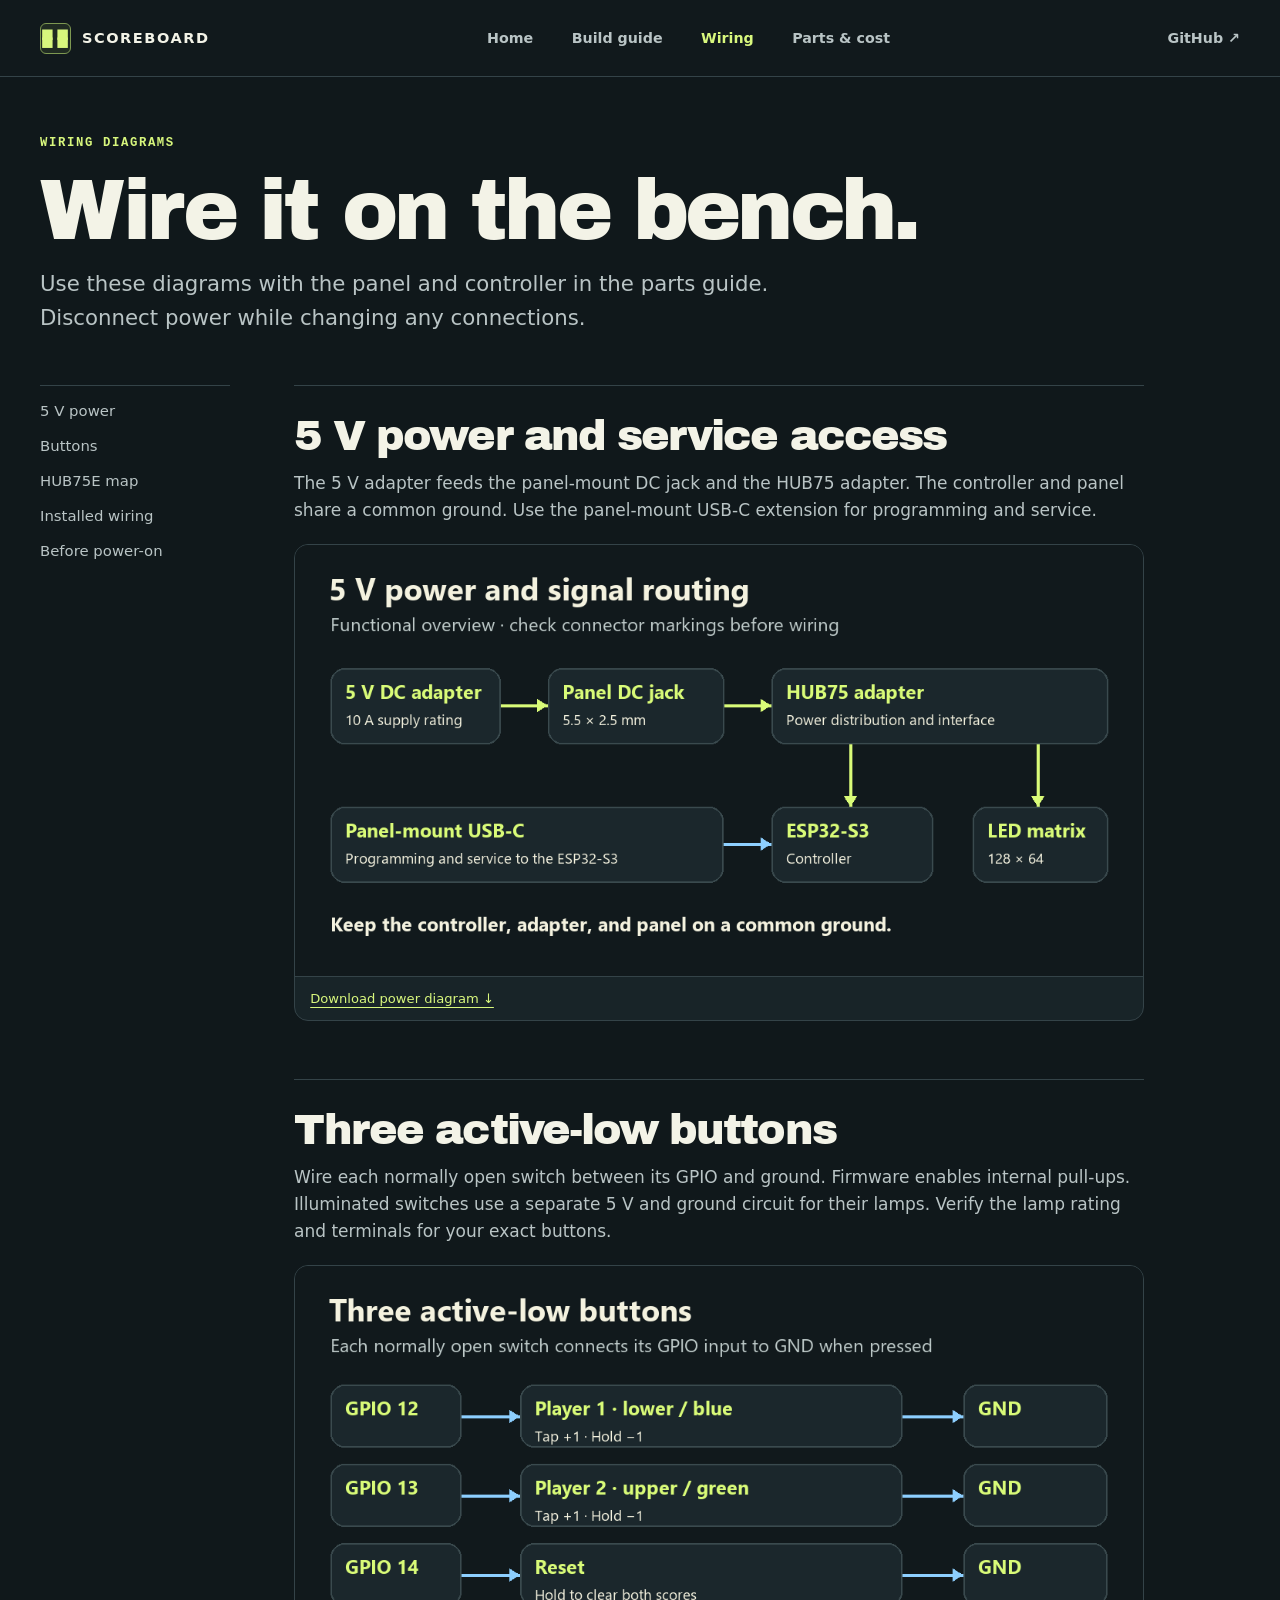
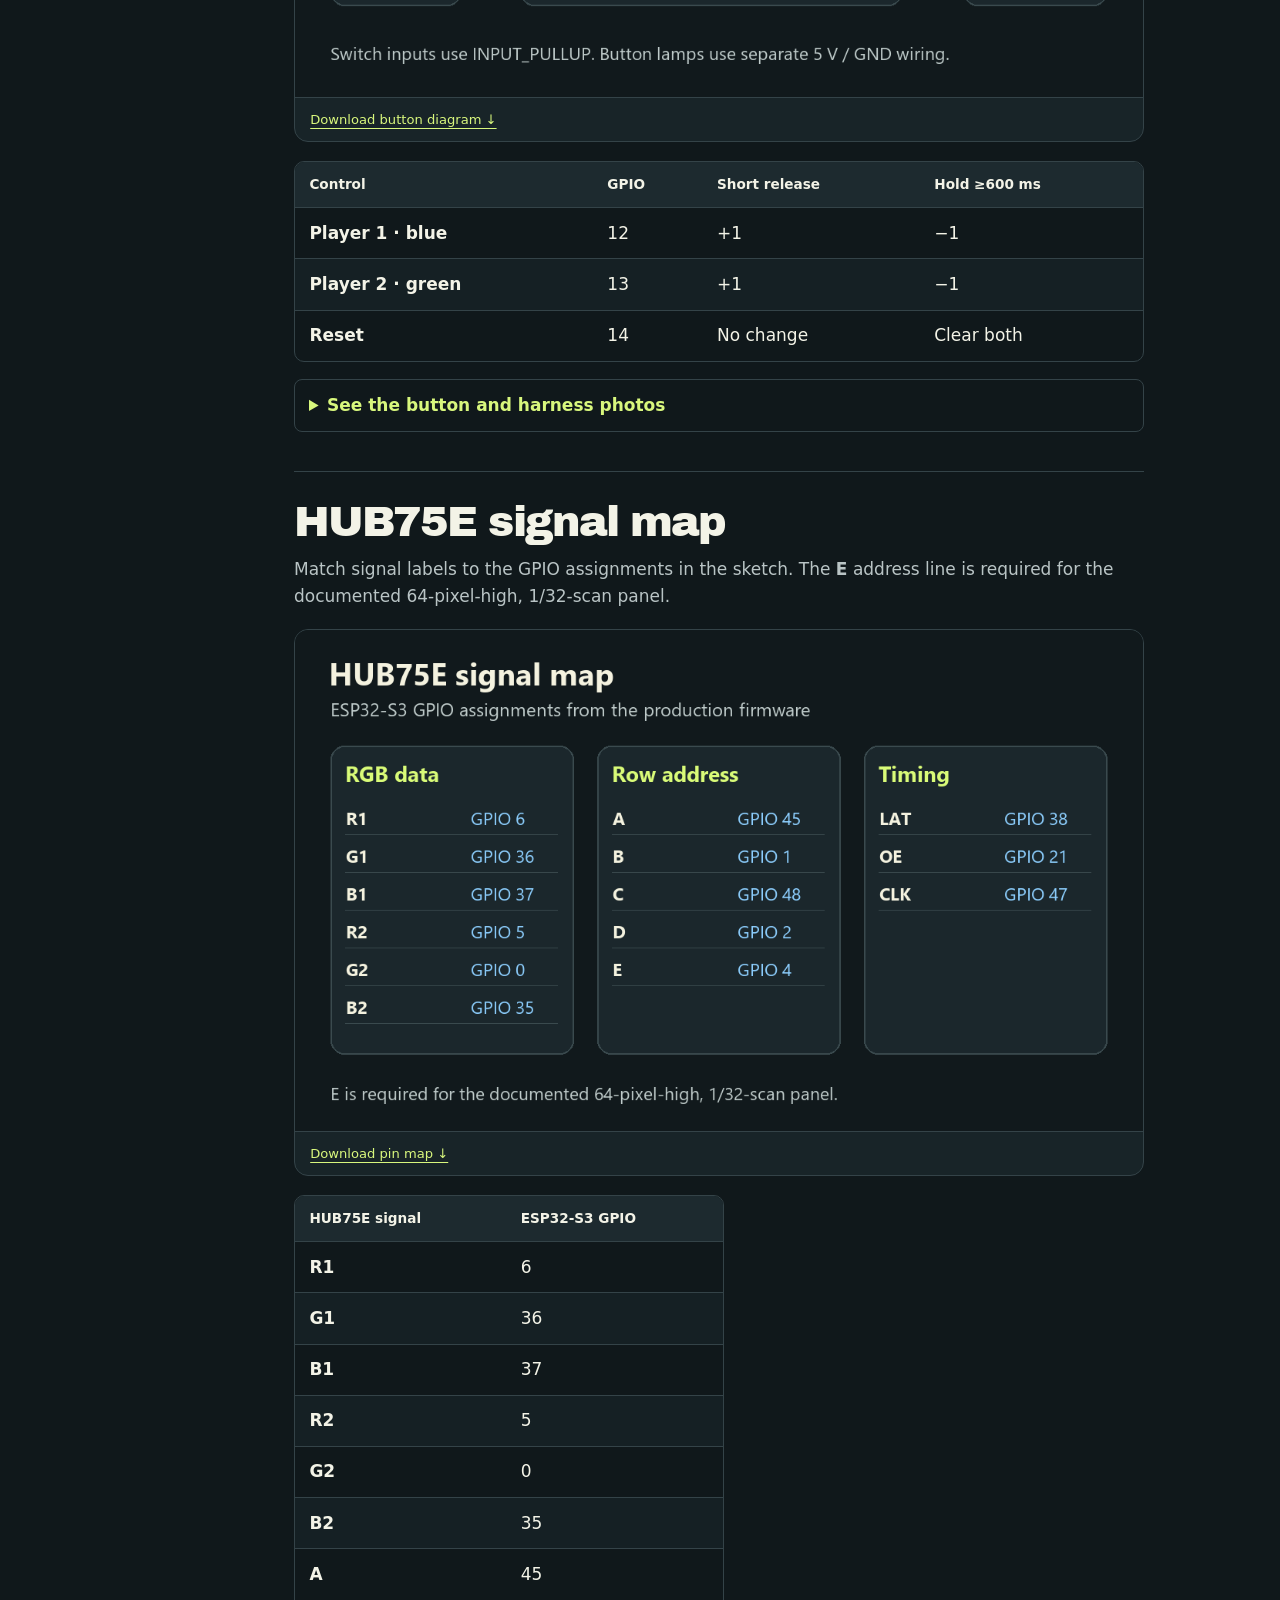
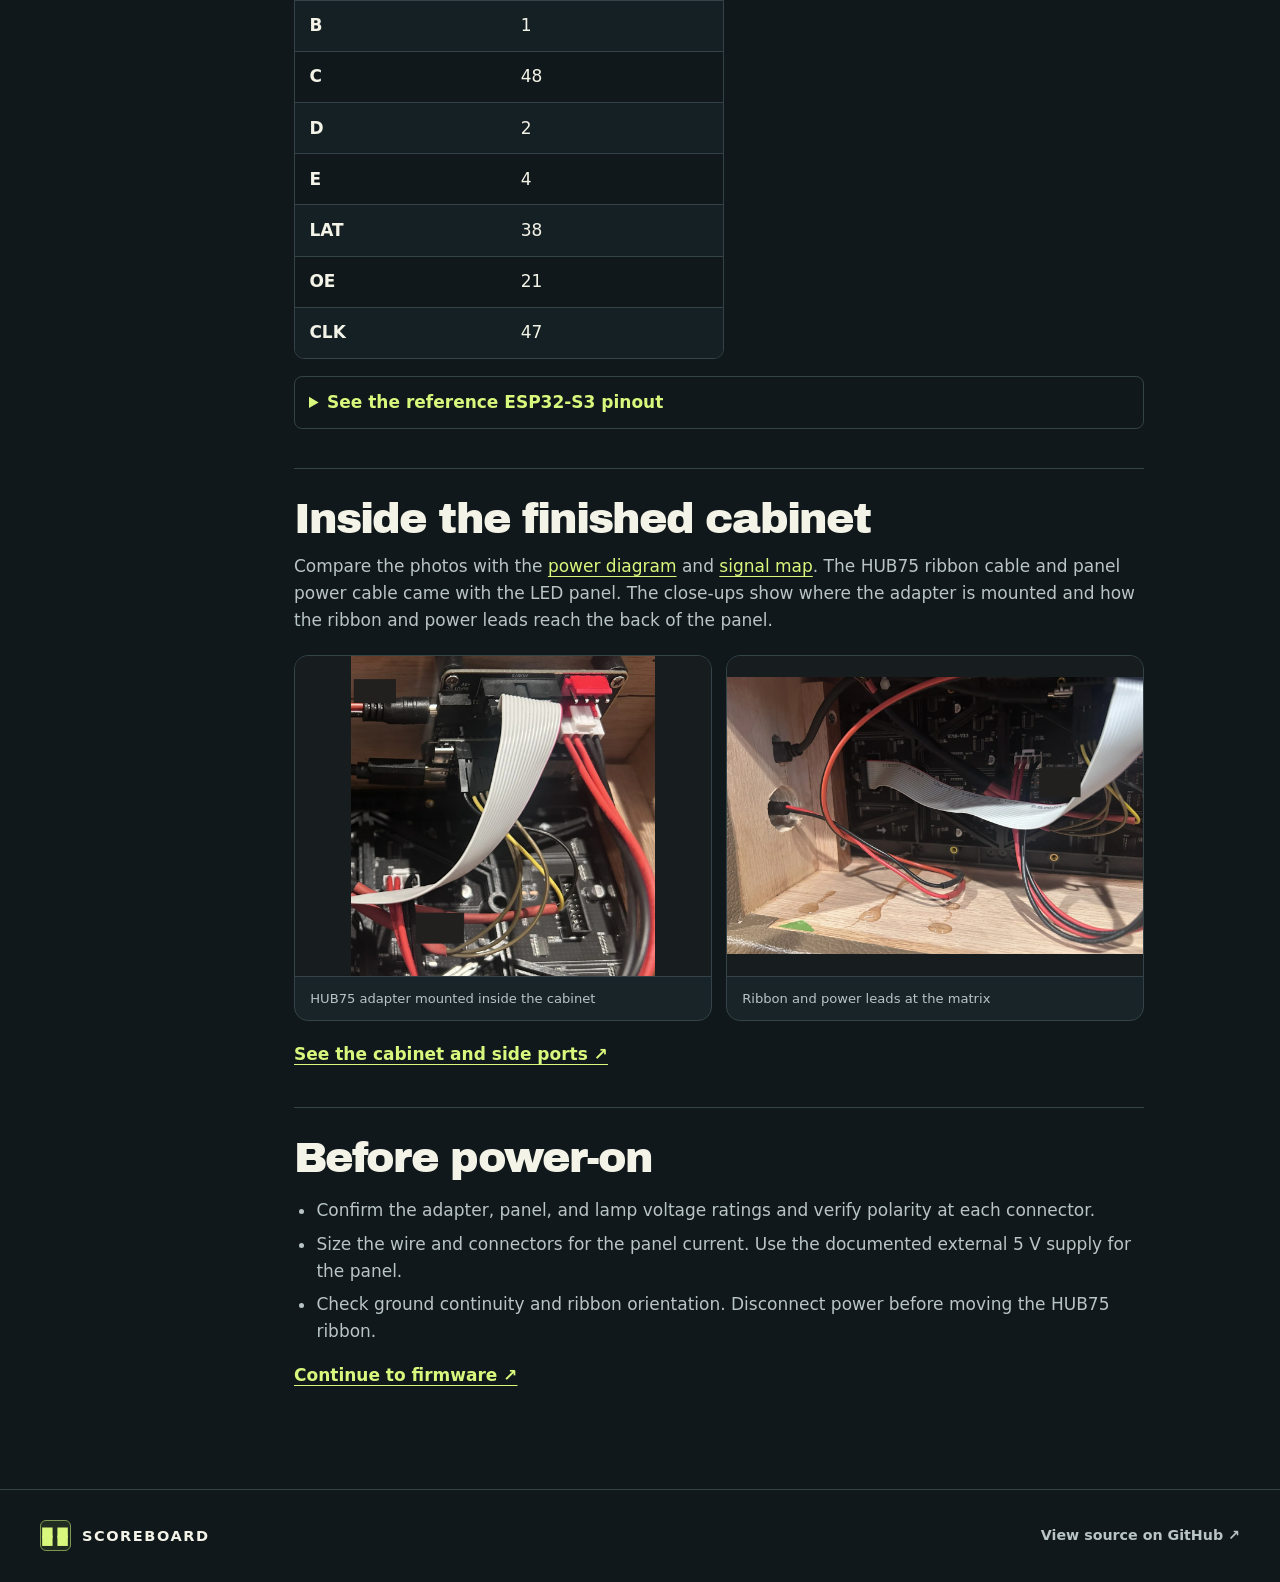
<file: wiring.html>
<!doctype html>
<html lang="en"><head><meta charset="utf-8"><meta name="viewport" content="width=device-width, initial-scale=1">
<title>Wiring diagrams · Scoreboard</title><meta name="description" content="Power routing, active-low buttons, and the complete HUB75E pin map.">
<link rel="canonical" href="https://scoreboard.digitalmf.net/wiring.html">
<meta property="og:title" content="Wiring diagrams · Scoreboard"><meta property="og:description" content="Power routing, active-low buttons, and the complete HUB75E pin map."><meta property="og:image" content="https://scoreboard.digitalmf.net/site-assets/scoreboard-front.webp">
<meta name="theme-color" content="#11191c"><link rel="icon" href="ios/ScoreboardController/ScoreboardController/Assets.xcassets/AppIcon.appiconset/AppIcon.png"><link rel="stylesheet" href="site-assets/site.css"></head><body>
<a class="skip" href="#content">Skip to content</a><header class="site-header"><div class="wrap header-inner">
<a class="brand" href="./"><span class="brand-mark" aria-hidden="true">▪▪<br>▪▪</span>SCOREBOARD</a><nav aria-label="Main navigation"><a href="./">Home</a><a href="build.html">Build guide</a><a href="wiring.html" aria-current="page">Wiring</a><a href="parts.html">Parts &amp; cost</a></nav>
<a class="source-link" href="https://github.com/mjf028/scoreboard-pages">GitHub <span aria-hidden="true">↗</span></a></div></header>
<main id="content"><section class="wrap intro"><p class="eyebrow">Wiring diagrams</p><h1>Wire it on the bench.</h1><p class="lede">Use these diagrams with the panel and controller in the parts guide. Disconnect power while changing any connections.</p></section><div class="wrap guide-layout"><nav class="toc" aria-label="On this page"><a href="#power">5 V power</a><a href="#buttons">Buttons</a><a href="#hub75">HUB75E map</a><a href="#inside">Installed wiring</a><a href="#checks">Before power-on</a></nav><div class="guide-content">
<section id="power" class="guide-section"><h2>5 V power and service access</h2><p>The 5 V adapter feeds the panel-mount DC jack and the HUB75 adapter. The controller and panel share a common ground. Use the panel-mount USB-C extension for programming and service.</p><figure class="diagram"><a href="site-assets/power-routing.png"><img src="site-assets/power-routing.png" width="1100" height="560" alt="Power flows from the 5 V adapter through the DC jack to the HUB75 adapter, which interfaces with the controller and matrix. USB-C connects separately to the controller." loading="lazy"></a><figcaption><a href="site-assets/power-routing.png" download>Download power diagram ↓</a></figcaption></figure></section>
<section id="buttons" class="guide-section"><h2>Three active-low buttons</h2><p>Wire each normally open switch between its GPIO and ground. Firmware enables internal pull-ups. Illuminated switches use a separate 5 V and ground circuit for their lamps. Verify the lamp rating and terminals for your exact buttons.</p><figure class="diagram"><a href="site-assets/button-wiring.png"><img src="site-assets/button-wiring.png" width="1100" height="560" alt="Player 1 closes GPIO 12 to ground, Player 2 closes GPIO 13 to ground, and Reset closes GPIO 14 to ground." loading="lazy"></a><figcaption><a href="site-assets/button-wiring.png" download>Download button diagram ↓</a></figcaption></figure>
<div class="table-wrap"><table><thead><tr><th scope="col">Control</th><th scope="col">GPIO</th><th scope="col">Short release</th><th scope="col">Hold ≥600 ms</th></tr></thead><tbody><tr><th scope="row">Player 1 · blue</th><td>12</td><td>+1</td><td>−1</td></tr><tr><th scope="row">Player 2 · green</th><td>13</td><td>+1</td><td>−1</td></tr><tr><th scope="row">Reset</th><td>14</td><td>No change</td><td>Clear both</td></tr></tbody></table></div>
<details><summary>See the button and harness photos</summary><div class="photo-pair"><img src="docs/images/button.png" alt="Momentary switch with its wiring leads" loading="lazy"><img src="docs/images/button_harness.png" alt="Three momentary switches with their wiring harness" loading="lazy"></div></details></section>
<section id="hub75" class="guide-section"><h2>HUB75E signal map</h2><p>Match signal labels to the GPIO assignments in the sketch. The <strong>E</strong> address line is required for the documented 64-pixel-high, 1/32-scan panel.</p><figure class="diagram"><a href="site-assets/hub75-signal-map.png"><img src="site-assets/hub75-signal-map.png" width="1100" height="650" alt="HUB75E signals grouped into RGB data, row address, and timing. All GPIO assignments are listed in the table below." loading="lazy"></a><figcaption><a href="site-assets/hub75-signal-map.png" download>Download pin map ↓</a></figcaption></figure>
<div class="table-wrap pin-table"><table><thead><tr><th scope="col">HUB75E signal</th><th scope="col">ESP32-S3 GPIO</th></tr></thead><tbody><tr><th scope="row">R1</th><td>6</td></tr><tr><th scope="row">G1</th><td>36</td></tr><tr><th scope="row">B1</th><td>37</td></tr><tr><th scope="row">R2</th><td>5</td></tr><tr><th scope="row">G2</th><td>0</td></tr><tr><th scope="row">B2</th><td>35</td></tr><tr><th scope="row">A</th><td>45</td></tr><tr><th scope="row">B</th><td>1</td></tr><tr><th scope="row">C</th><td>48</td></tr><tr><th scope="row">D</th><td>2</td></tr><tr><th scope="row">E</th><td>4</td></tr><tr><th scope="row">LAT</th><td>38</td></tr><tr><th scope="row">OE</th><td>21</td></tr><tr><th scope="row">CLK</th><td>47</td></tr></tbody></table></div>
<details><summary>See the reference ESP32-S3 pinout</summary><img class="pinout" src="docs/images/gpio_layout.png" alt="ESP32-S3 development board pinout reference with labeled GPIO pins" loading="lazy"></details></section>
<section id="inside" class="guide-section"><h2>Inside the finished cabinet</h2><p>Compare the photos with the <a href="#power">power diagram</a> and <a href="#hub75">signal map</a>. The HUB75 ribbon cable and panel power cable came with the LED panel. The close-ups show where the adapter is mounted and how the ribbon and power leads reach the back of the panel.</p><div class="wiring-gallery"><figure class="detail-photo build-photo "><a href="site-assets/adapter-installed.webp"><img src="site-assets/adapter-installed.webp" alt="Installed HUB75 adapter with the DC input, red power connector, and flat ribbon cable" loading="lazy"></a><figcaption>HUB75 adapter mounted inside the cabinet</figcaption></figure><figure class="detail-photo build-photo "><a href="site-assets/panel-wiring-installed.webp"><img src="site-assets/panel-wiring-installed.webp" alt="Matrix rear showing the flat HUB75 ribbon, power leads, and side-wall connections" loading="lazy"></a><figcaption>Ribbon and power leads at the matrix</figcaption></figure></div><a class="text-link" href="build.html#enclosure">See the cabinet and side ports ↗</a></section>
<section id="checks" class="guide-section"><h2>Before power-on</h2><ul><li>Confirm the adapter, panel, and lamp voltage ratings and verify polarity at each connector.</li><li>Size the wire and connectors for the panel current. Use the documented external 5 V supply for the panel.</li><li>Check ground continuity and ribbon orientation. Disconnect power before moving the HUB75 ribbon.</li></ul><a class="text-link" href="build.html#firmware">Continue to firmware ↗</a></section></div></div></main>
<footer><div class="wrap foot"><a class="brand" href="./"><span class="brand-mark" aria-hidden="true">▪▪<br>▪▪</span>SCOREBOARD</a><a href="https://github.com/mjf028/scoreboard-pages">View source on GitHub ↗</a></div></footer>
<!-- Cloudflare Web Analytics --><script type='module' src='https://static.cloudflareinsights.com/beacon.min.js' data-cf-beacon='{"token": "d1feea019e6846b0bd269b7d768b5234"}'></script><!-- End Cloudflare Web Analytics -->
</body></html>
</file>
<file: site-assets/site.css>
:root{color-scheme:dark;--ink:#f3f3e7;--muted:#b9c4c5;--bg:#10181b;--surface:#182428;--line:#344348;--lime:#d8f77d;--blue:#a3d8f2;--max:1260px}
*{box-sizing:border-box}html{scroll-behavior:smooth}body{margin:0;background:var(--bg);color:var(--ink);font:17px/1.6 "Segoe UI",system-ui,sans-serif}a{color:var(--lime);text-underline-offset:4px}a:hover{color:#fff}a:focus-visible,button:focus-visible,input:focus-visible,summary:focus-visible{outline:2px solid var(--lime);outline-offset:4px}img{display:block;width:100%;height:auto}figure,dl,dd{margin:0}p{margin:0 0 1rem}h1,h2,h3{margin:0 0 .7rem;line-height:1.04;letter-spacing:-.045em}h1,h2{font-family:"Arial Black","Segoe UI",system-ui,sans-serif;font-weight:900}h1{font-size:clamp(3.25rem,7.7vw,7.75rem)}h1 em{color:var(--lime);font-style:normal}h2{font-size:clamp(2rem,4vw,3.55rem)}h3{font-size:1.55rem}button,input{font:inherit}code{color:var(--blue);overflow-wrap:anywhere}.wrap{width:min(var(--max),calc(100% - 80px));margin-inline:auto}
.skip{position:absolute;left:16px;top:8px;z-index:4;padding:8px 14px;background:var(--bg);transform:translateY(-180%)}.skip:focus{transform:none}.site-header{border-bottom:1px solid var(--line);background:#11191c}.header-inner,.foot{display:flex;align-items:center;justify-content:space-between;gap:18px;min-height:76px}.brand{display:inline-flex;align-items:center;gap:11px;font-weight:900;letter-spacing:.105em;font-size:.91rem;color:var(--ink);text-decoration:none;white-space:nowrap}.brand-mark{display:inline-grid;place-content:center;width:31px;height:31px;border:1px solid #7d9851;border-radius:6px;background:#202b22;color:var(--lime);font:700 21px/.37 system-ui;letter-spacing:1px}.header-inner nav{display:flex;align-items:center;gap:clamp(12px,3vw,40px)}.header-inner nav a,.source-link,.foot>a:last-child{font-size:.89rem;font-weight:650;text-decoration:none;color:var(--muted);white-space:nowrap}.header-inner nav a[aria-current],.source-link:hover,.header-inner nav a:hover{color:var(--lime)}
.hero{display:grid;grid-template-columns:.94fr 1.06fr;gap:clamp(24px,5vw,80px);align-items:center;padding:clamp(42px,7.1vw,106px) 0 62px}.hero-copy{min-width:0}.eyebrow{color:var(--lime);font:700 .77rem/1.4 ui-monospace,"Courier New",monospace;text-transform:uppercase;letter-spacing:.13em;margin:0 0 1rem}.lede{font-size:clamp(1.06rem,1.7vw,1.33rem);color:var(--muted);max-width:49ch}.hero .lede{max-width:35ch;margin-top:1.5rem}.actions{display:flex;gap:12px;flex-wrap:wrap;margin-top:1.7rem}.button{display:inline-flex;align-items:center;gap:15px;justify-content:center;padding:.75rem 1rem;min-height:47px;color:var(--ink);background:transparent;border:1px solid #5d6d6f;border-radius:7px;font-weight:750;font-size:.95rem;text-decoration:none;cursor:pointer}.button:hover{border-color:var(--lime);color:var(--lime)}.primary{background:var(--lime);border-color:var(--lime);color:#162010}.primary:hover{background:#e8ffac;color:#162010}
.hero-photo,.detail-photo,.diagram{border:1px solid var(--line);border-radius:14px;overflow:hidden;background:var(--surface)}.hero-photo img{aspect-ratio:1.36;object-fit:cover}.hero-photo figcaption,.detail-photo figcaption,.diagram figcaption{padding:.69rem .95rem;color:var(--muted);font-size:.82rem;display:flex;justify-content:space-between;gap:8px}.hero-photo figcaption span{color:var(--lime)}
.spec-band{background:#152125;border-block:1px solid var(--line)}.specs{display:grid;grid-template-columns:repeat(4,1fr)}.specs>div{padding:1.25rem 1.35rem;border-left:1px solid var(--line)}.specs>div:last-child{border-right:1px solid var(--line)}.specs dt{font:.76rem/1.35 ui-monospace,monospace;text-transform:uppercase;letter-spacing:.07em;color:var(--muted)}.specs dd{margin-top:5px;font-size:clamp(1rem,2vw,1.48rem);font-weight:800;letter-spacing:-.035em}
.section{padding-block:66px}.card-grid{display:grid;grid-template-columns:repeat(3,1fr);gap:16px;margin-top:28px}.card,.choice>div{padding:clamp(16px,2.7vw,33px);background:var(--surface);border:1px solid var(--line);border-radius:12px}.card-icon{display:block;color:var(--lime);font:2.5rem/1 ui-monospace,monospace;margin-bottom:16px}.card p,.feature p,.guide-content p,.guide-content li{color:var(--muted)}.card a,.text-link,.choice a{font-weight:750}.card .secondary-link{display:block;color:var(--muted);font-size:.88rem;margin-top:5px}.feature{display:grid;grid-template-columns:1fr .85fr;gap:clamp(24px,6vw,95px);align-items:center;border-top:1px solid var(--line)}.feature img{aspect-ratio:1.65;object-fit:cover}.feature .eyebrow{color:var(--lime)}footer{border-top:1px solid var(--line)}.foot{min-height:92px}
.intro{padding-block:58px 34px}.intro h1{font-size:clamp(3.15rem,6.6vw,6.2rem)}.intro .lede{max-width:63ch}.guide-layout{display:grid;grid-template-columns:190px minmax(0,850px);gap:clamp(25px,5vw,77px);padding-bottom:60px}.toc{align-self:start;position:sticky;top:25px;display:grid;gap:11px;padding:14px 0;border-top:1px solid var(--line)}.toc a{color:var(--muted);font-size:.93rem;text-decoration:none}.toc a:hover{color:var(--lime)}.guide-section{padding:28px 0 39px;border-top:1px solid var(--line);scroll-margin-top:20px}.guide-section h2{font-size:clamp(1.75rem,3.35vw,3rem)}.guide-section ol,.guide-section ul{padding-left:1.4rem}.guide-section li+li{margin-top:6px}.choice,.photo-pair{display:grid;grid-template-columns:1fr 1fr;gap:12px;margin:16px 0}.choice>div{padding:18px}.choice h3{font-size:1.13rem}.diagram{margin:19px 0}.diagram figcaption{border-top:1px solid var(--line)}details{margin-top:17px;border:1px solid var(--line);border-radius:8px;padding:12px 14px}summary{cursor:pointer;font-weight:700;color:var(--lime)}.photo-pair img,.pinout{border-radius:5px}.pinout{margin-top:13px}
.table-wrap{max-width:100%;overflow-x:auto;border:1px solid var(--line);border-radius:10px;margin:14px 0}table{border-collapse:collapse;width:100%;text-align:left;font-variant-numeric:tabular-nums}th,td{padding:.72rem .9rem;border-bottom:1px solid var(--line);vertical-align:top}thead th{background:#1d2a2f;color:var(--ink);font-size:.85rem;white-space:nowrap}tbody tr:nth-child(even){background:#152024}tbody tr:last-child>*{border-bottom:0}.pin-table{max-width:430px}.parts-section{padding-top:0}.budget{display:grid;grid-template-columns:minmax(170px,.6fr) 1fr;align-items:center;gap:22px;background:var(--surface);border:1px solid var(--line);border-radius:13px;padding:clamp(19px,3vw,35px);margin-bottom:24px}.budget-total{font-size:clamp(2.75rem,6vw,5rem);font-weight:900;letter-spacing:-.055em;line-height:1;color:var(--lime);margin-bottom:8px}.budget .button{min-height:38px;padding:.3rem .75rem}.small,#budget-detail,.parts-table small{color:var(--muted);font-size:.89rem}.parts-table small{display:block;font-weight:400}.parts-table th>a{font-size:.82rem}.parts-table input{width:6.3rem;padding:.35rem .5rem;border-radius:5px;border:1px solid #687c7f;background:#11191c;color:var(--ink)}.parts-table input:invalid{border-color:#ffb59a}.sr-only{position:absolute;width:1px;height:1px;overflow:hidden;clip-path:inset(50%);white-space:nowrap}
@media(max-width:1050px){.wrap{width:calc(100% - 52px)}.hero h1{font-size:clamp(3.05rem,7.7vw,6.2rem)}}@media(max-width:760px){.wrap{width:calc(100% - 34px)}.header-inner{flex-wrap:wrap;gap:0 16px;padding:12px 0;min-height:0}.header-inner nav{order:3;width:100%;justify-content:space-between;gap:6px;padding-top:12px}.header-inner nav a,.source-link{font-size:.82rem}.hero{grid-template-columns:1fr;padding:35px 0;gap:28px}.hero h1{font-size:clamp(3.7rem,12.3vw,6rem)}.specs{grid-template-columns:repeat(2,1fr)}.specs>div:nth-child(2){border-right:1px solid var(--line)}.specs>div:nth-child(n+3){border-top:1px solid var(--line)}.card-grid,.feature,.guide-layout{grid-template-columns:1fr}.section{padding-block:38px}.parts-section{padding-top:0}.toc{position:static;grid-template-columns:1fr 1fr}.guide-layout{gap:0}.intro{padding-top:39px}.parts-table th,.parts-table td{padding:.55rem .55rem}.parts-table input{width:4.65rem}}@media(max-width:450px){.choice,.budget{grid-template-columns:1fr}.foot>a:last-child{font-size:.77rem}.parts-table th:nth-child(3),.parts-table td:nth-child(3){display:none}.parts-table thead th{white-space:normal}.hero-photo figcaption,.detail-photo figcaption,.diagram figcaption{font-size:.78rem}}@media(prefers-reduced-motion:reduce){html{scroll-behavior:auto}}@media print{.site-header,footer,.toc,.skip{display:none}.wrap{width:100%}body,.spec-band,.guide-section{color:#000;background:#fff}.guide-content p,.guide-content li{color:#000}.guide-layout{display:block}.diagram{break-inside:avoid}a{color:#172e63}}
@font-face{font-family:"Archivo Black";src:url("archivo-black.ttf") format("truetype");font-style:normal;font-weight:900;font-display:swap}
h1,h2{font-family:"Archivo Black","Arial Black","Segoe UI",sans-serif;font-weight:900}
.hero h1{font-size:clamp(3rem,6.05vw,6.15rem)}
@media(max-width:760px){.hero h1{font-size:clamp(2.75rem,10.7vw,5.4rem)}}
@media(max-width:450px){.foot{flex-wrap:wrap;gap:9px 15px;padding-block:18px;min-height:0}.foot>a:last-child{white-space:normal}}
@media(max-width:760px){.guide-layout{grid-template-columns:minmax(0,1fr)}.guide-content{min-width:0}}

.board-feature{display:grid;grid-template-columns:minmax(0,1fr) minmax(0,.72fr);gap:clamp(22px,4vw,65px);align-items:center;padding:clamp(18px,3vw,38px);border:1px solid var(--line);border-radius:13px;margin-bottom:24px;background:var(--surface)}
.board-feature p:not(.eyebrow),.board-specs dt{color:var(--muted)}.board-feature .detail-photo img{aspect-ratio:943/747;object-fit:contain;background:#fff}
.board-specs{display:grid;grid-template-columns:repeat(3,minmax(0,1fr));gap:8px;margin-top:16px}.board-specs dt{font-size:.8rem}.board-specs dd{font-weight:750}
.component-photos,.iphone-feature{display:grid;grid-template-columns:repeat(2,minmax(0,1fr));gap:16px;align-items:start;margin:22px 0}.component-photos img{aspect-ratio:1.7;object-fit:cover}.iphone-feature{grid-template-columns:minmax(0,230px) minmax(0,1fr);gap:24px}.iphone-feature figure{max-width:265px}.feature .powered-photo img{aspect-ratio:1.42}.specs dd a{color:inherit}.board-feature[id]{scroll-margin-top:20px}
@media(max-width:650px){.board-feature,.component-photos,.iphone-feature{grid-template-columns:minmax(0,1fr)}}

.part-photo{display:block;width:min(100%,12rem);margin:.5rem 0;border-radius:8px;overflow:hidden;background:#fff}.part-photo img{aspect-ratio:1.45;object-fit:contain;padding:5px}

.build-gallery,.wiring-gallery{display:grid;gap:14px;margin:20px 0;align-items:stretch}.build-gallery{grid-template-columns:minmax(0,.66fr) minmax(0,1fr)}.wiring-gallery{grid-template-columns:repeat(2,minmax(0,1fr))}
.build-photo{display:flex;flex-direction:column}.build-photo>a{display:block;flex:1;background:#171c1e}.build-photo img{height:100%;max-height:380px;aspect-ratio:1.3;object-fit:contain}.build-photo figcaption{border-top:1px solid var(--line)}.build-photo.side-ports img{aspect-ratio:1}
.panel-compare strong{color:var(--lime)}.panel-compare p{margin-bottom:.4rem}.build-lesson{display:flex;align-items:center;justify-content:space-between;gap:20px;border-top:1px solid var(--line)}.build-lesson p:not(.eyebrow){max-width:59ch;color:var(--muted)}.build-lesson>.button{flex-shrink:0}
@media(max-width:700px){.build-gallery,.wiring-gallery{grid-template-columns:minmax(0,1fr)}.build-lesson{align-items:flex-start;flex-direction:column}}
</file>
